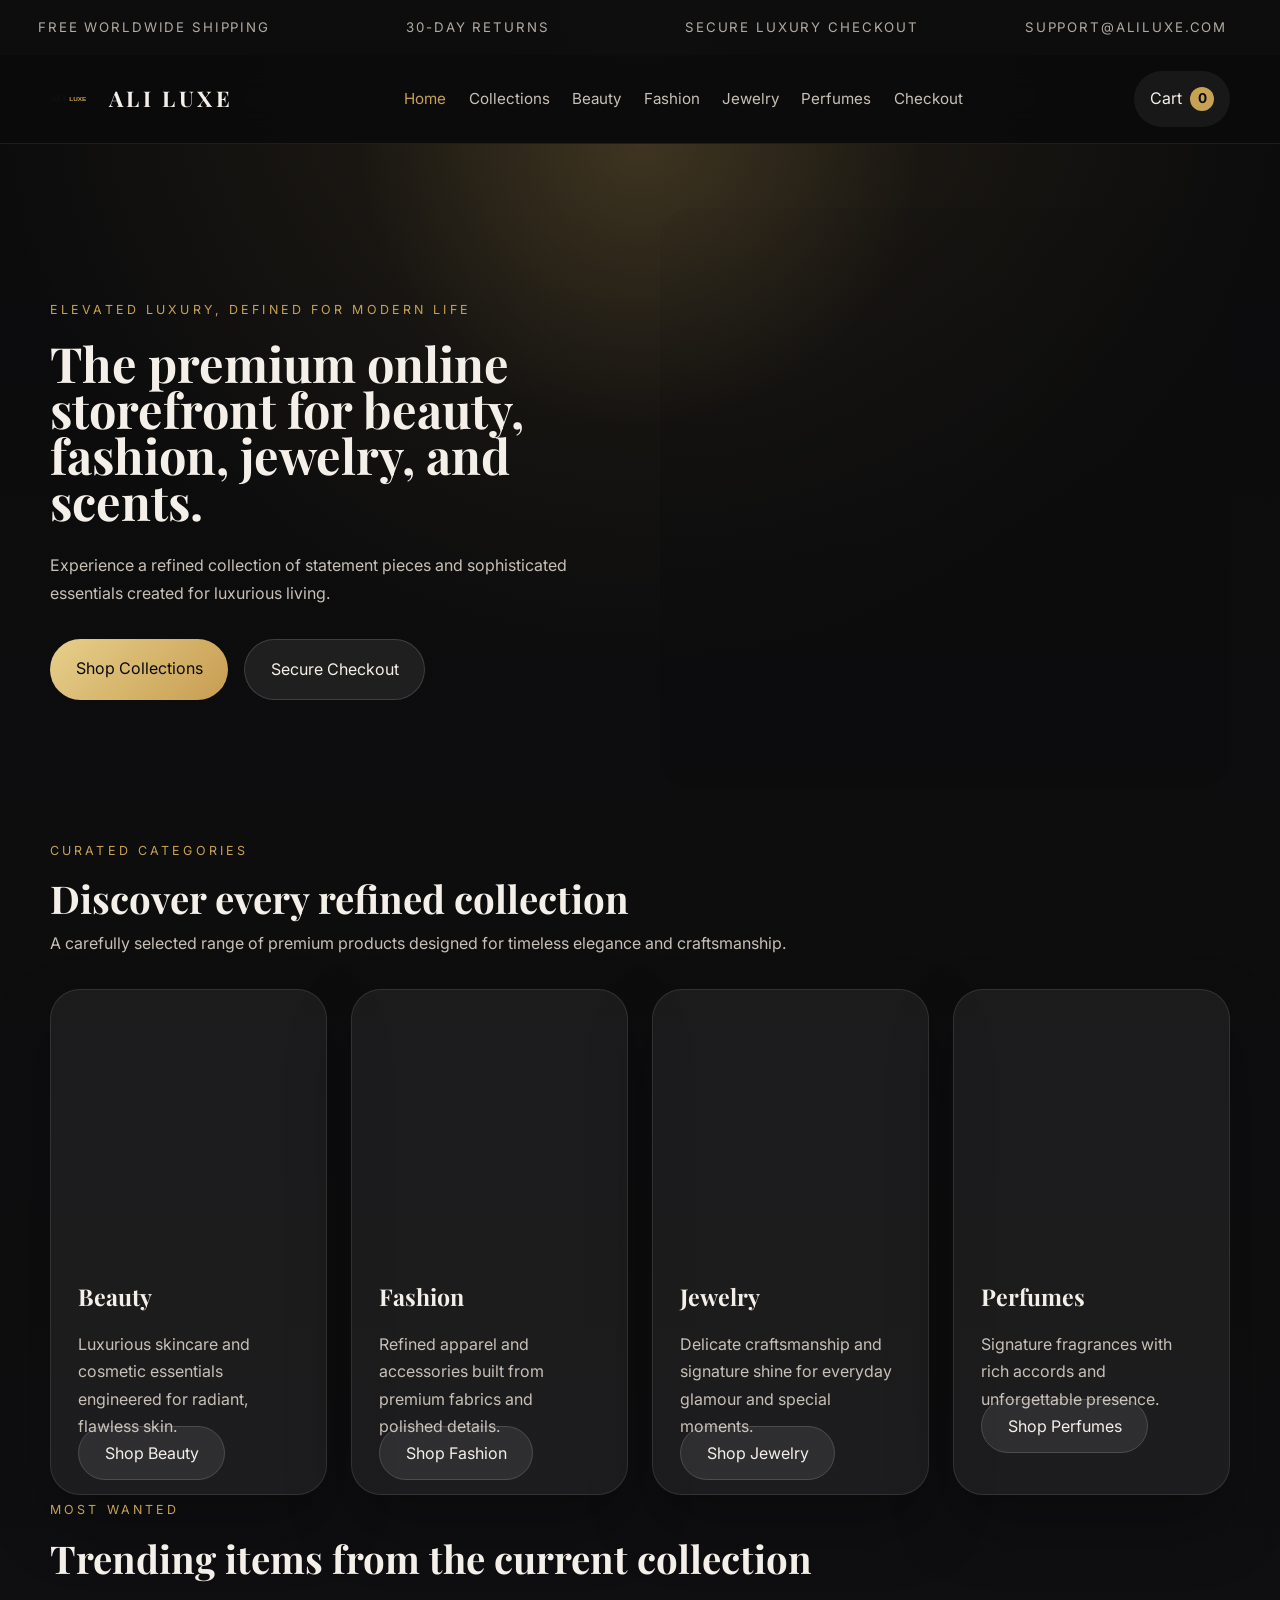
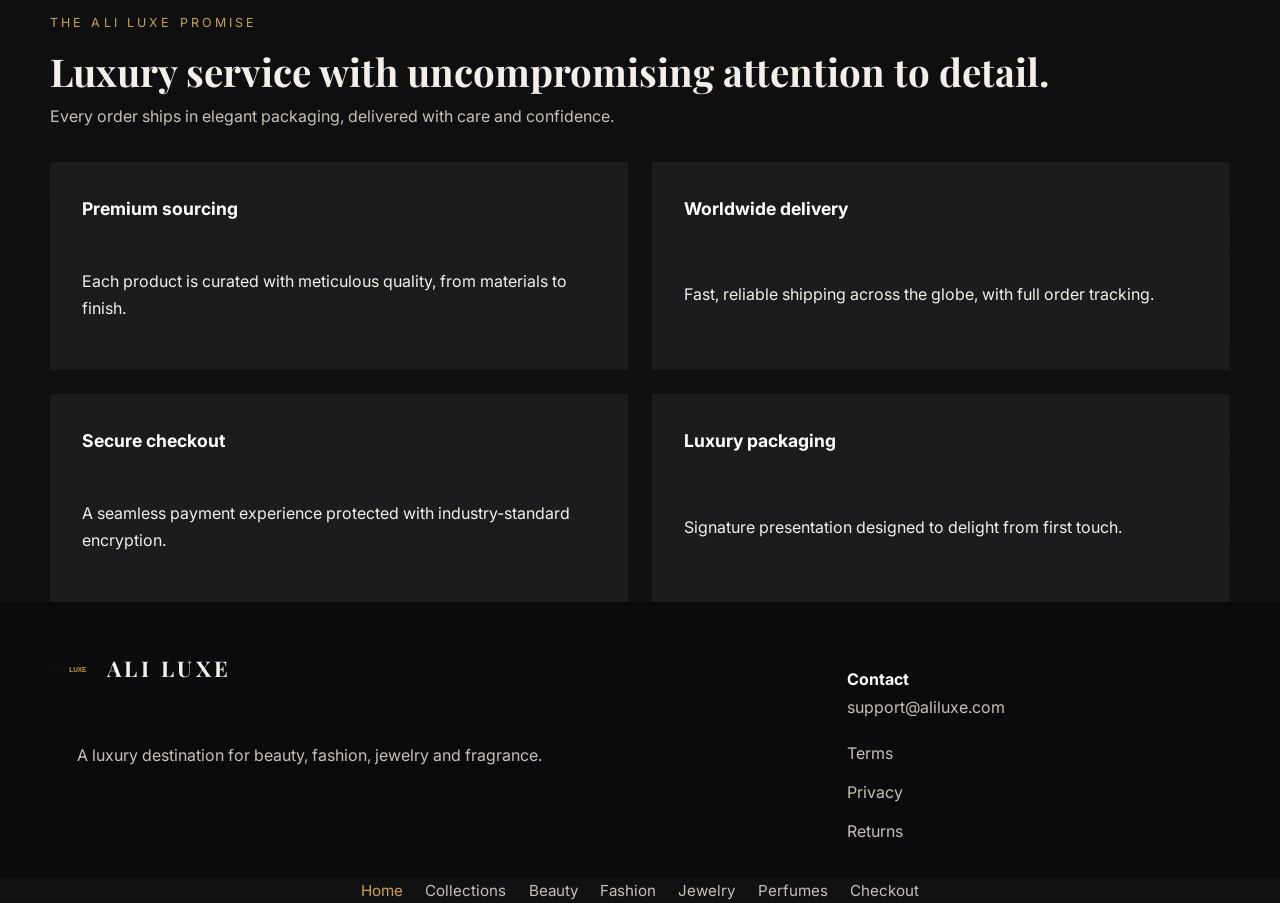
<file: index.html>
<!DOCTYPE html>
<html lang="en">
  <head>
    <meta charset="UTF-8" />
    <meta name="viewport" content="width=device-width, initial-scale=1.0" />
    <title>ALI LUXE | Modern Luxury Storefront</title>
    <link rel="preconnect" href="https://fonts.googleapis.com" />
    <link rel="preconnect" href="https://fonts.gstatic.com" crossorigin />
    <link
      href="https://fonts.googleapis.com/css2?family=Inter:wght@400;500;600;700&family=Playfair+Display:wght@600;700;800&display=swap"
      rel="stylesheet"
    />
    <link rel="stylesheet" href="styles.css" />
  </head>
  <body data-page="home">
    <div class="announcement-bar">
      <div class="announcement-item">Free Worldwide Shipping</div>
      <div class="announcement-item">30-Day Returns</div>
      <div class="announcement-item">Secure Luxury Checkout</div>
      <div class="announcement-item">support@aliluxe.com</div>
    </div>

    <header class="site-header">
      <div class="container header-inner">
        <a class="brand-logo" href="index.html">
          <img class="brand-icon" src="assets/logo.svg" alt="ALI LUXE logo" />
          <span>ALI LUXE</span>
        </a>
        <nav class="main-nav" aria-label="Primary navigation">
          <a href="index.html">Home</a>
          <a href="all-products.html">Collections</a>
          <a href="beauty.html">Beauty</a>
          <a href="fashion.html">Fashion</a>
          <a href="jewelry.html">Jewelry</a>
          <a href="perfumes.html">Perfumes</a>
          <a href="checkout.html">Checkout</a>
        </nav>
        <div class="header-actions">
          <button class="cart-toggle" id="cartToggle" aria-label="Open cart">
            Cart <span class="cart-count" id="cartCount">0</span>
          </button>
          <button class="menu-toggle" id="menuToggle" aria-label="Open menu">Menu</button>
        </div>
      </div>
    </header>

    <aside class="cart-panel" id="cartPanel" aria-label="Shopping cart panel">
      <div class="cart-panel-header">
        <div>
          <h2>Shopping Cart</h2>
          <p class="section-copy">Review your selection before checkout.</p>
        </div>
        <button class="cart-panel-close" id="cartClose" aria-label="Close cart">×</button>
      </div>
      <div class="cart-items" id="cartItems"></div>
      <div class="cart-panel-footer">
        <div class="cart-total">
          <span class="cart-total-label">Subtotal</span>
          <span class="cart-total-value" id="cartSubTotal">$0.00</span>
        </div>
        <a class="button button-primary" href="checkout.html">Proceed to Checkout</a>
      </div>
    </aside>

    <main>
      <section class="hero-section">
        <div class="container hero-inner">
          <div class="hero-copy">
            <span class="eyebrow">Elevated luxury, defined for modern life</span>
            <h1>The premium online storefront for beauty, fashion, jewelry, and scents.</h1>
            <p>Experience a refined collection of statement pieces and sophisticated essentials created for luxurious living.</p>
            <div class="hero-actions">
              <a class="button button-primary" href="all-products.html">Shop Collections</a>
              <a class="button button-secondary" href="checkout.html">Secure Checkout</a>
            </div>
          </div>
          <div class="hero-media" aria-hidden="true"></div>
        </div>
      </section>

      <section class="container">
        <div class="section-heading">
          <span class="eyebrow">Curated categories</span>
          <h2>Discover every refined collection</h2>
          <p class="section-subtitle">A carefully selected range of premium products designed for timeless elegance and craftsmanship.</p>
        </div>
        <div class="category-grid">
          <article class="category-card">
            <div class="category-image" style="background-image:url('https://images.unsplash.com/photo-1512418490979-92798cec0f6e?auto=format&fit=crop&w=1200&q=80')"></div>
            <div class="category-copy">
              <h3>Beauty</h3>
              <p>Luxurious skincare and cosmetic essentials engineered for radiant, flawless skin.</p>
              <a class="button button-secondary" href="beauty.html">Shop Beauty</a>
            </div>
          </article>
          <article class="category-card">
            <div class="category-image" style="background-image:url('https://images.unsplash.com/photo-1503341455253-b2e723bb3dbb?auto=format&fit=crop&w=1200&q=80')"></div>
            <div class="category-copy">
              <h3>Fashion</h3>
              <p>Refined apparel and accessories built from premium fabrics and polished details.</p>
              <a class="button button-secondary" href="fashion.html">Shop Fashion</a>
            </div>
          </article>
          <article class="category-card">
            <div class="category-image" style="background-image:url('https://images.unsplash.com/photo-1483985988355-763728e1935b?auto=format&fit=crop&w=1200&q=80')"></div>
            <div class="category-copy">
              <h3>Jewelry</h3>
              <p>Delicate craftsmanship and signature shine for everyday glamour and special moments.</p>
              <a class="button button-secondary" href="jewelry.html">Shop Jewelry</a>
            </div>
          </article>
          <article class="category-card">
            <div class="category-image" style="background-image:url('https://images.unsplash.com/photo-1517457373958-d6f2b0a1b7d0?auto=format&fit=crop&w=1200&q=80')"></div>
            <div class="category-copy">
              <h3>Perfumes</h3>
              <p>Signature fragrances with rich accords and unforgettable presence.</p>
              <a class="button button-secondary" href="perfumes.html">Shop Perfumes</a>
            </div>
          </article>
        </div>
      </section>

      <section class="container">
        <div class="section-heading">
          <span class="eyebrow">Most wanted</span>
          <h2>Trending items from the current collection</h2>
        </div>
        <div class="product-grid" id="productGrid"></div>
      </section>

      <section class="container">
        <div class="section-heading">
          <span class="eyebrow">The ALI LUXE promise</span>
          <h2>Luxury service with uncompromising attention to detail.</h2>
          <p class="section-subtitle">Every order ships in elegant packaging, delivered with care and confidence.</p>
        </div>
        <div class="benefit-grid">
          <article class="benefit-card">
            <strong>Premium sourcing</strong>
            <p>Each product is curated with meticulous quality, from materials to finish.</p>
          </article>
          <article class="benefit-card">
            <strong>Worldwide delivery</strong>
            <p>Fast, reliable shipping across the globe, with full order tracking.</p>
          </article>
          <article class="benefit-card">
            <strong>Secure checkout</strong>
            <p>A seamless payment experience protected with industry-standard encryption.</p>
          </article>
          <article class="benefit-card">
            <strong>Luxury packaging</strong>
            <p>Signature presentation designed to delight from first touch.</p>
          </article>
        </div>
      </section>
    </main>

    <footer class="footer">
      <div class="container footer-inner">
        <div>
          <a class="footer-logo" href="index.html">
            <img class="brand-icon" src="assets/logo.svg" alt="ALI LUXE logo" />
            <span>ALI LUXE</span>
          </a>
          <p class="footer-copy">A luxury destination for beauty, fashion, jewelry and fragrance.</p>
        </div>
        <div>
          <p class="footer-contact"><strong>Contact</strong><br />support@aliluxe.com</p>
          <ul class="footer-list">
            <li><a href="#">Terms</a></li>
            <li><a href="#">Privacy</a></li>
            <li><a href="#">Returns</a></li>
          </ul>
        </div>
      </div>
    </footer>

    <div class="mobile-menu" id="mobileMenu" aria-hidden="true">
      <div class="container">
        <button class="menu-toggle" id="mobileClose" aria-label="Close menu">Close</button>
        <nav class="main-nav">
          <a href="index.html">Home</a>
          <a href="all-products.html">Collections</a>
          <a href="beauty.html">Beauty</a>
          <a href="fashion.html">Fashion</a>
          <a href="jewelry.html">Jewelry</a>
          <a href="perfumes.html">Perfumes</a>
          <a href="checkout.html">Checkout</a>
        </nav>
      </div>
    </div>

    <script src="script.js"></script>
  </body>
</html>
</file>
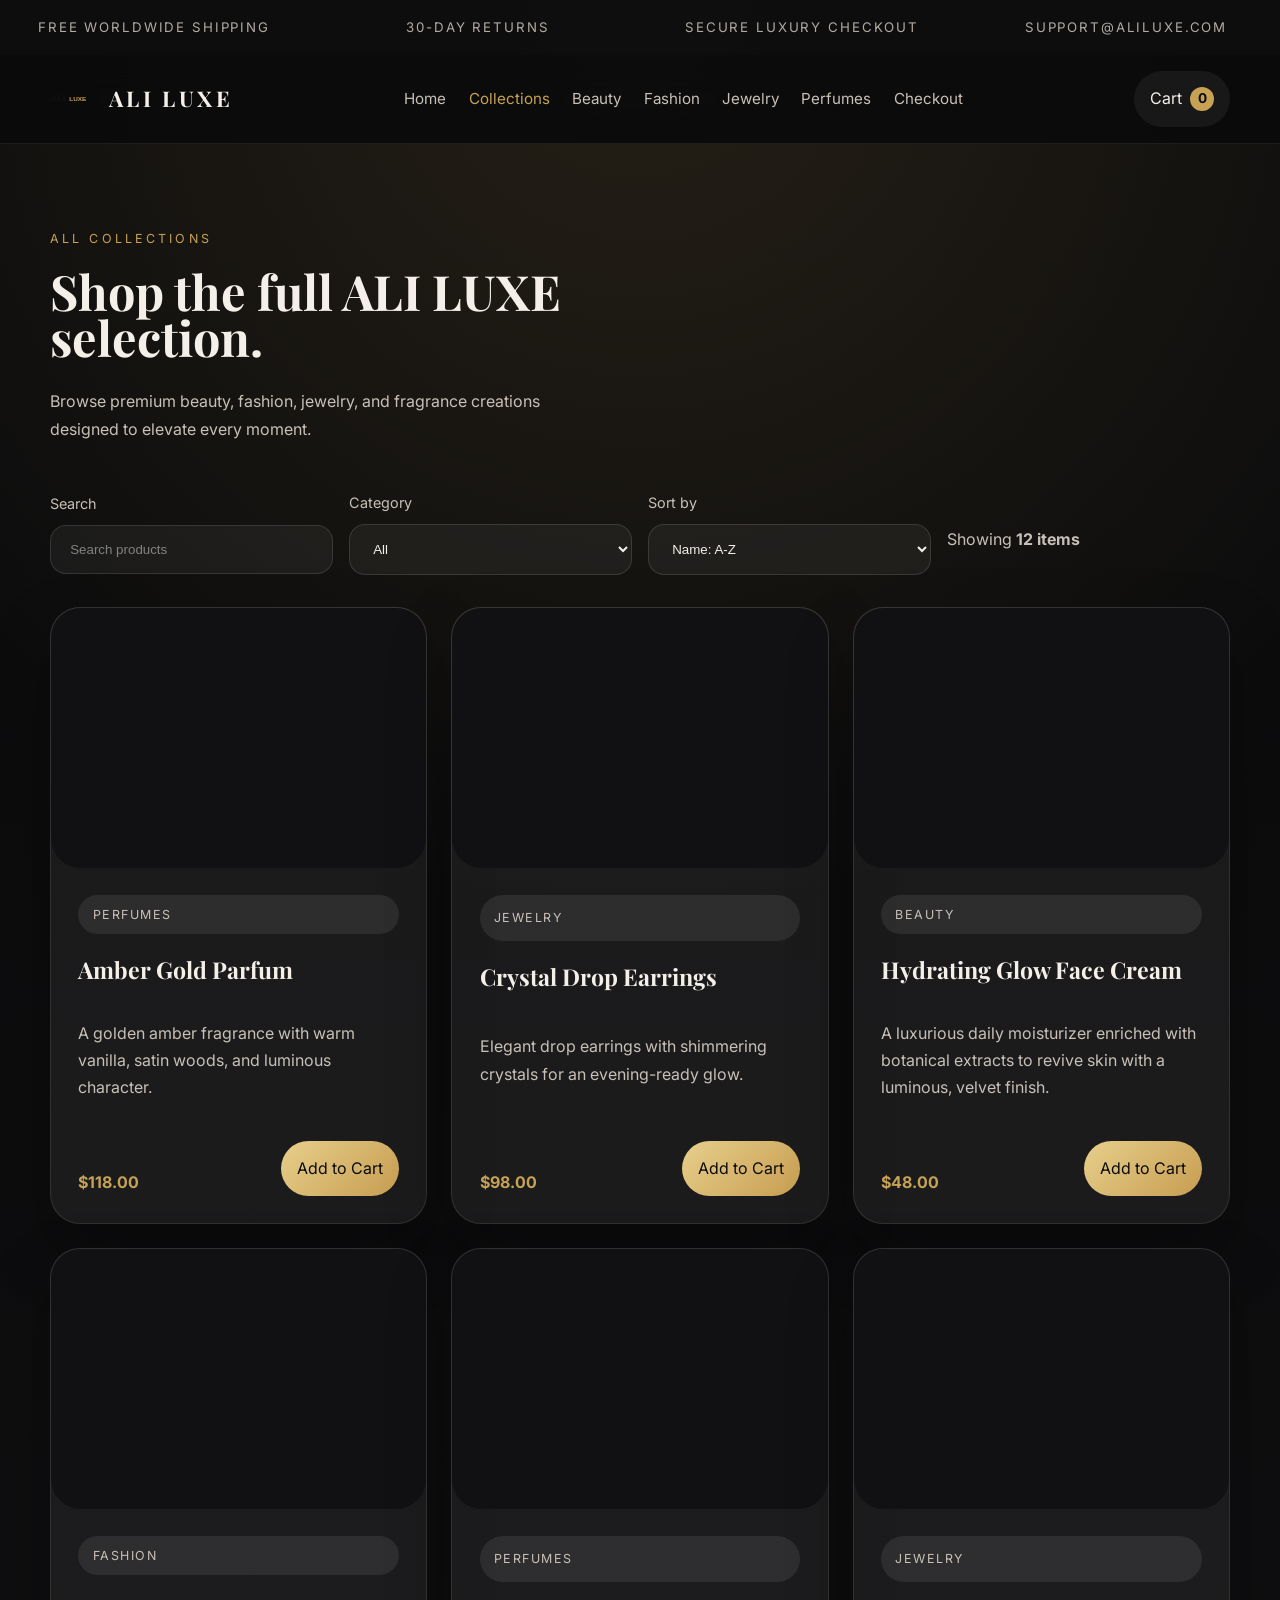
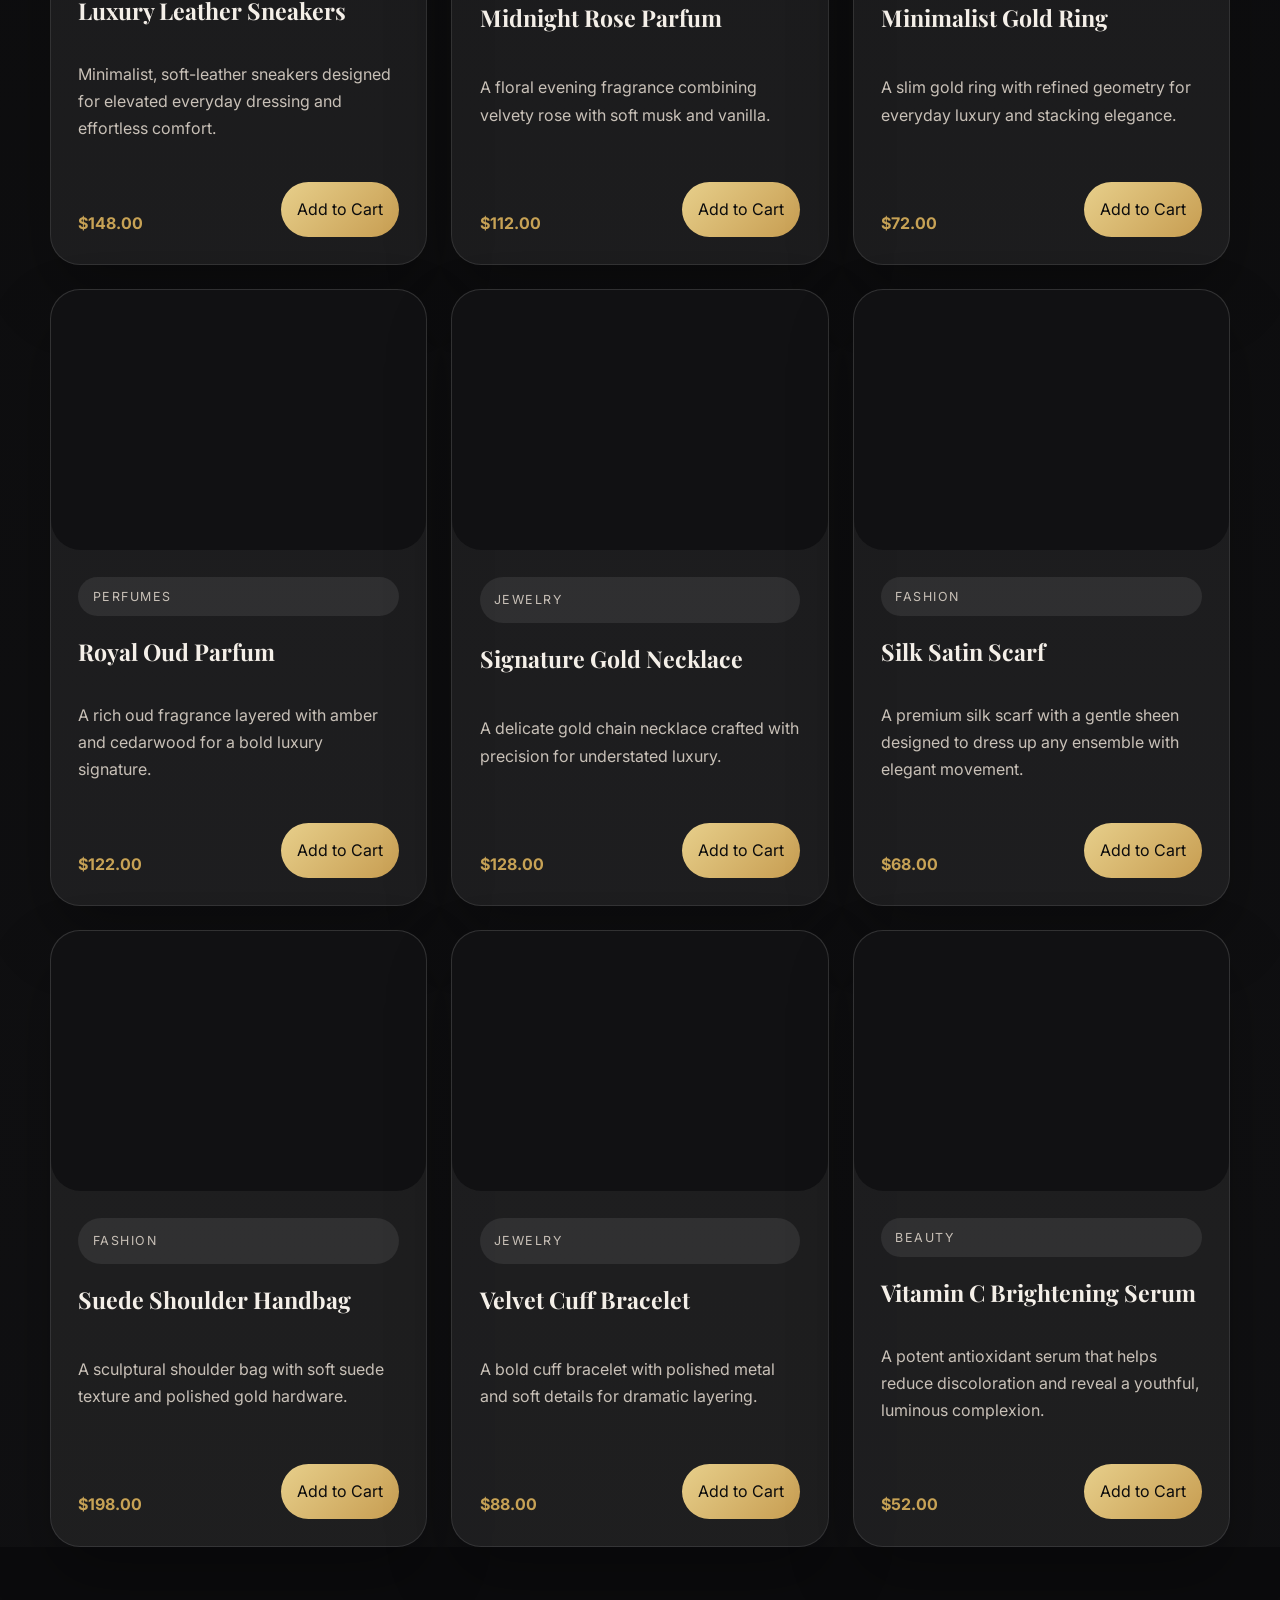
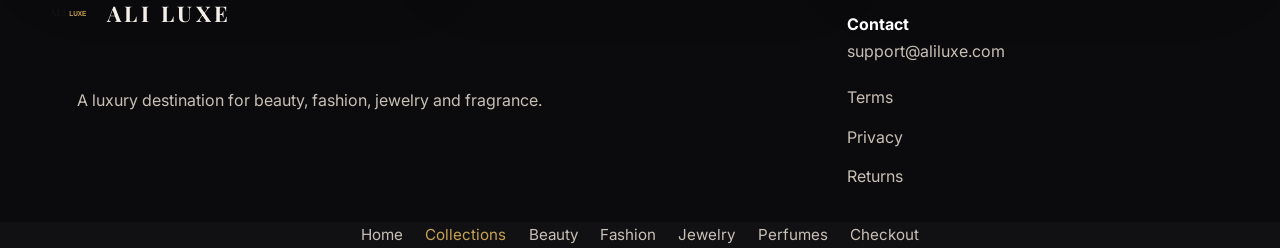
<file: all-products.html>
<!DOCTYPE html>
<html lang="en">
  <head>
    <meta charset="UTF-8" />
    <meta name="viewport" content="width=device-width, initial-scale=1.0" />
    <title>All Products | ALI LUXE</title>
    <link rel="preconnect" href="https://fonts.googleapis.com" />
    <link rel="preconnect" href="https://fonts.gstatic.com" crossorigin />
    <link
      href="https://fonts.googleapis.com/css2?family=Inter:wght@400;500;600;700&family=Playfair+Display:wght@600;700;800&display=swap"
      rel="stylesheet"
    />
    <link rel="stylesheet" href="styles.css" />
  </head>
  <body data-page="all-products">
    <div class="announcement-bar">
      <div class="announcement-item">Free Worldwide Shipping</div>
      <div class="announcement-item">30-Day Returns</div>
      <div class="announcement-item">Secure Luxury Checkout</div>
      <div class="announcement-item">support@aliluxe.com</div>
    </div>

    <header class="site-header">
      <div class="container header-inner">
        <a class="brand-logo" href="index.html">
          <img class="brand-icon" src="assets/logo.svg" alt="ALI LUXE logo" />
          <span>ALI LUXE</span>
        </a>
        <nav class="main-nav" aria-label="Primary navigation">
          <a href="index.html">Home</a>
          <a href="all-products.html">Collections</a>
          <a href="beauty.html">Beauty</a>
          <a href="fashion.html">Fashion</a>
          <a href="jewelry.html">Jewelry</a>
          <a href="perfumes.html">Perfumes</a>
          <a href="checkout.html">Checkout</a>
        </nav>
        <div class="header-actions">
          <button class="cart-toggle" id="cartToggle" aria-label="Open cart">
            Cart <span class="cart-count" id="cartCount">0</span>
          </button>
          <button class="menu-toggle" id="menuToggle" aria-label="Open menu">Menu</button>
        </div>
      </div>
    </header>

    <aside class="cart-panel" id="cartPanel" aria-label="Shopping cart panel">
      <div class="cart-panel-header">
        <div>
          <h2>Shopping Cart</h2>
          <p class="section-copy">Review your selection before checkout.</p>
        </div>
        <button class="cart-panel-close" id="cartClose" aria-label="Close cart">×</button>
      </div>
      <div class="cart-items" id="cartItems"></div>
      <div class="cart-panel-footer">
        <div class="cart-total">
          <span class="cart-total-label">Subtotal</span>
          <span class="cart-total-value" id="cartSubTotal">$0.00</span>
        </div>
        <a class="button button-primary" href="checkout.html">Proceed to Checkout</a>
      </div>
    </aside>

    <main>
      <section class="collection-hero">
        <div class="container collection-hero-inner">
          <div class="page-copy">
            <span class="eyebrow">All Collections</span>
            <h1>Shop the full ALI LUXE selection.</h1>
            <p>Browse premium beauty, fashion, jewelry, and fragrance creations designed to elevate every moment.</p>
          </div>
        </div>
      </section>

      <section class="container">
        <div class="filter-panel">
          <div>
            <label for="productSearch">Search</label>
            <input id="productSearch" type="search" placeholder="Search products" />
          </div>
          <div>
            <label for="productCategory">Category</label>
            <select id="productCategory"></select>
          </div>
          <div>
            <label for="productSort">Sort by</label>
            <select id="productSort">
              <option value="name-asc">Name: A-Z</option>
              <option value="price-asc">Price: Low to High</option>
              <option value="price-desc">Price: High to Low</option>
            </select>
          </div>
          <div>
            <p class="section-copy">Showing <strong id="productCount"></strong></p>
          </div>
        </div>

        <div class="product-grid" id="productGrid"></div>
      </section>
    </main>

    <footer class="footer">
      <div class="container footer-inner">
        <div>
          <a class="footer-logo" href="index.html">
            <img class="brand-icon" src="assets/logo.svg" alt="ALI LUXE logo" />
            <span>ALI LUXE</span>
          </a>
          <p class="footer-copy">A luxury destination for beauty, fashion, jewelry and fragrance.</p>
        </div>
        <div>
          <p class="footer-contact"><strong>Contact</strong><br />support@aliluxe.com</p>
          <ul class="footer-list">
            <li><a href="#">Terms</a></li>
            <li><a href="#">Privacy</a></li>
            <li><a href="#">Returns</a></li>
          </ul>
        </div>
      </div>
    </footer>

    <div class="mobile-menu" id="mobileMenu" aria-hidden="true">
      <div class="container">
        <button class="menu-toggle" id="mobileClose" aria-label="Close menu">Close</button>
        <nav class="main-nav">
          <a href="index.html">Home</a>
          <a href="all-products.html">Collections</a>
          <a href="beauty.html">Beauty</a>
          <a href="fashion.html">Fashion</a>
          <a href="jewelry.html">Jewelry</a>
          <a href="perfumes.html">Perfumes</a>
          <a href="checkout.html">Checkout</a>
        </nav>
      </div>
    </div>

    <script src="script.js"></script>
  </body>
</html>
</file>
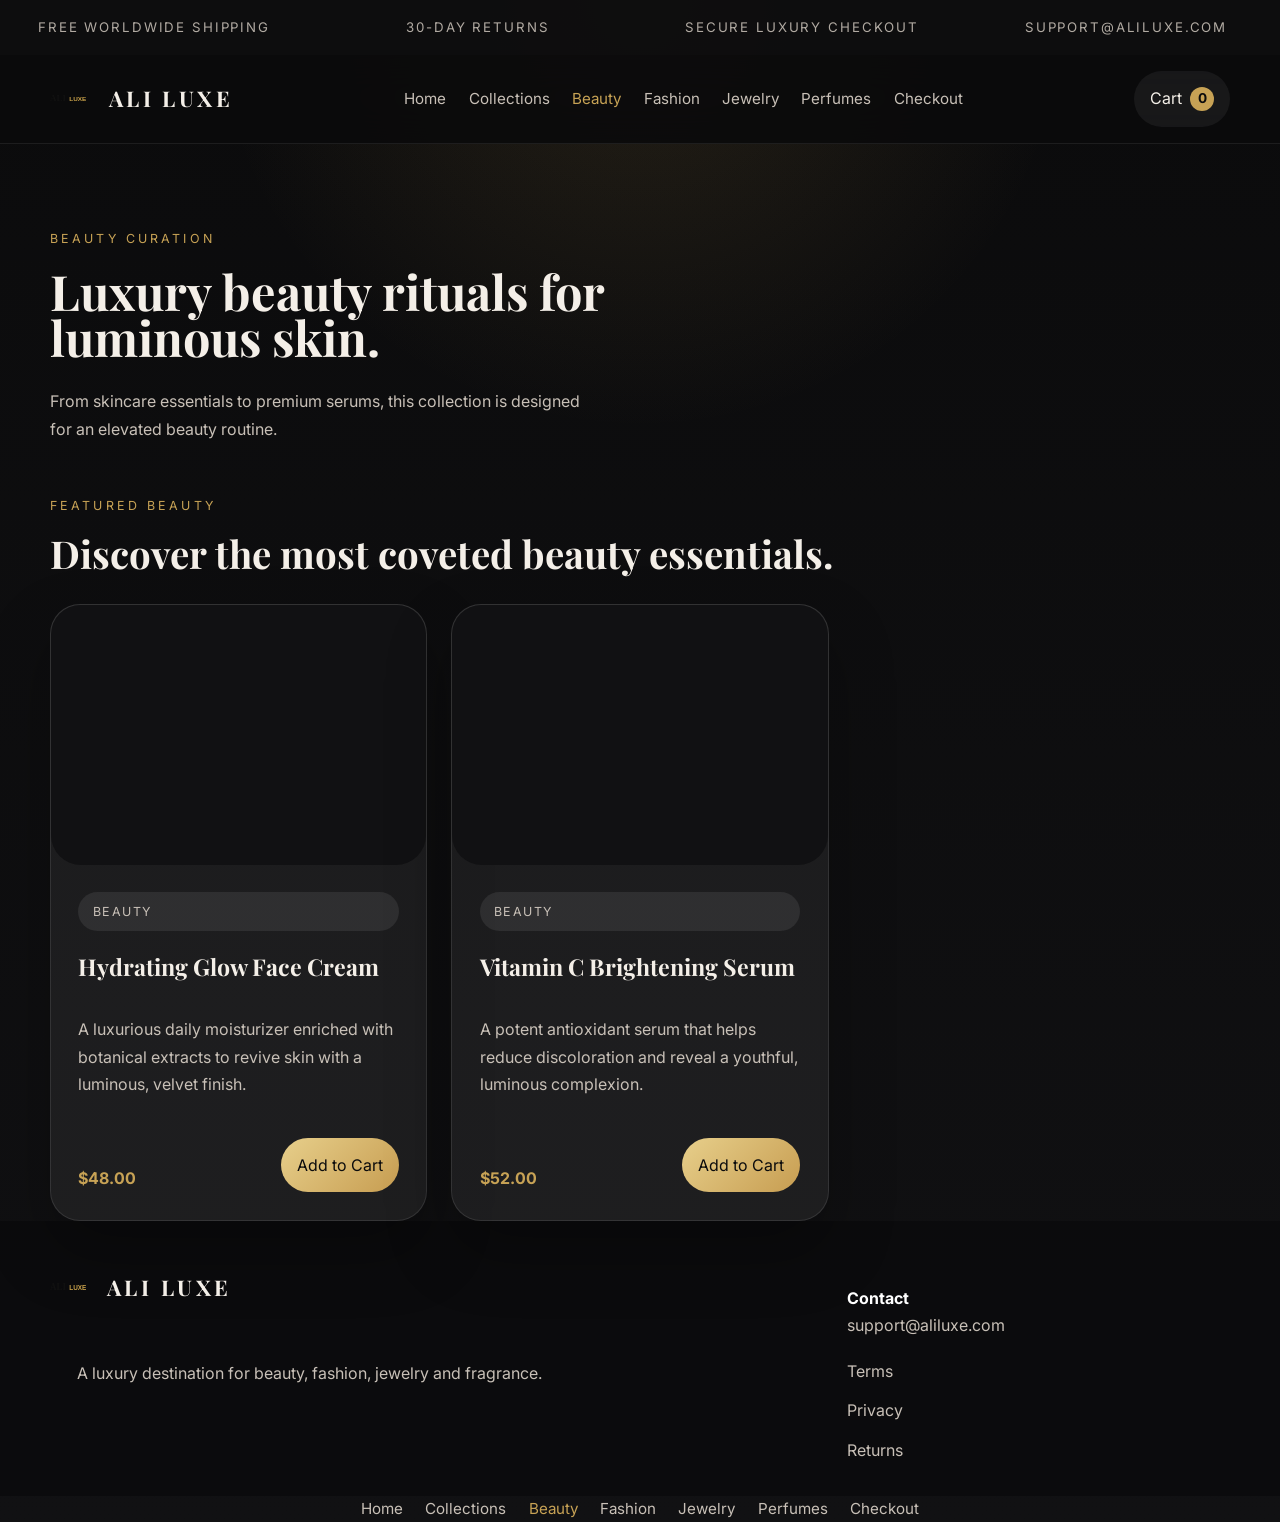
<file: beauty.html>
<!DOCTYPE html>
<html lang="en">
  <head>
    <meta charset="UTF-8" />
    <meta name="viewport" content="width=device-width, initial-scale=1.0" />
    <title>Beauty | ALI LUXE</title>
    <link rel="preconnect" href="https://fonts.googleapis.com" />
    <link rel="preconnect" href="https://fonts.gstatic.com" crossorigin />
    <link
      href="https://fonts.googleapis.com/css2?family=Inter:wght@400;500;600;700&family=Playfair+Display:wght@600;700;800&display=swap"
      rel="stylesheet"
    />
    <link rel="stylesheet" href="styles.css" />
  </head>
  <body data-page="beauty">
    <div class="announcement-bar">
      <div class="announcement-item">Free Worldwide Shipping</div>
      <div class="announcement-item">30-Day Returns</div>
      <div class="announcement-item">Secure Luxury Checkout</div>
      <div class="announcement-item">support@aliluxe.com</div>
    </div>

    <header class="site-header">
      <div class="container header-inner">
        <a class="brand-logo" href="index.html">
          <img class="brand-icon" src="assets/logo.svg" alt="ALI LUXE logo" />
          <span>ALI LUXE</span>
        </a>
        <nav class="main-nav" aria-label="Primary navigation">
          <a href="index.html">Home</a>
          <a href="all-products.html">Collections</a>
          <a href="beauty.html">Beauty</a>
          <a href="fashion.html">Fashion</a>
          <a href="jewelry.html">Jewelry</a>
          <a href="perfumes.html">Perfumes</a>
          <a href="checkout.html">Checkout</a>
        </nav>
        <div class="header-actions">
          <button class="cart-toggle" id="cartToggle" aria-label="Open cart">
            Cart <span class="cart-count" id="cartCount">0</span>
          </button>
          <button class="menu-toggle" id="menuToggle" aria-label="Open menu">Menu</button>
        </div>
      </div>
    </header>

    <aside class="cart-panel" id="cartPanel" aria-label="Shopping cart panel">
      <div class="cart-panel-header">
        <div>
          <h2>Shopping Cart</h2>
          <p class="section-copy">Review your selection before checkout.</p>
        </div>
        <button class="cart-panel-close" id="cartClose" aria-label="Close cart">×</button>
      </div>
      <div class="cart-items" id="cartItems"></div>
      <div class="cart-panel-footer">
        <div class="cart-total">
          <span class="cart-total-label">Subtotal</span>
          <span class="cart-total-value" id="cartSubTotal">$0.00</span>
        </div>
        <a class="button button-primary" href="checkout.html">Proceed to Checkout</a>
      </div>
    </aside>

    <main>
      <section class="collection-hero" style="background-image:url('https://images.unsplash.com/photo-1522335789203-aabd1fc54bc9?auto=format&fit=crop&w=1600&q=80'); background-size: cover; background-position: center;">
        <div class="container collection-hero-inner">
          <div class="page-copy">
            <span class="eyebrow">Beauty curation</span>
            <h1>Luxury beauty rituals for luminous skin.</h1>
            <p>From skincare essentials to premium serums, this collection is designed for an elevated beauty routine.</p>
          </div>
        </div>
      </section>

      <section class="container">
        <div class="section-heading">
          <span class="eyebrow">Featured beauty</span>
          <h2>Discover the most coveted beauty essentials.</h2>
        </div>
        <div class="product-grid" id="categoryProducts"></div>
      </section>
    </main>

    <footer class="footer">
      <div class="container footer-inner">
        <div>
          <a class="footer-logo" href="index.html">
            <img class="brand-icon" src="assets/logo.svg" alt="ALI LUXE logo" />
            <span>ALI LUXE</span>
          </a>
          <p class="footer-copy">A luxury destination for beauty, fashion, jewelry and fragrance.</p>
        </div>
        <div>
          <p class="footer-contact"><strong>Contact</strong><br />support@aliluxe.com</p>
          <ul class="footer-list">
            <li><a href="#">Terms</a></li>
            <li><a href="#">Privacy</a></li>
            <li><a href="#">Returns</a></li>
          </ul>
        </div>
      </div>
    </footer>

    <div class="mobile-menu" id="mobileMenu" aria-hidden="true">
      <div class="container">
        <button class="menu-toggle" id="mobileClose" aria-label="Close menu">Close</button>
        <nav class="main-nav">
          <a href="index.html">Home</a>
          <a href="all-products.html">Collections</a>
          <a href="beauty.html">Beauty</a>
          <a href="fashion.html">Fashion</a>
          <a href="jewelry.html">Jewelry</a>
          <a href="perfumes.html">Perfumes</a>
          <a href="checkout.html">Checkout</a>
        </nav>
      </div>
    </div>

    <script src="script.js"></script>
  </body>
</html>
</file>
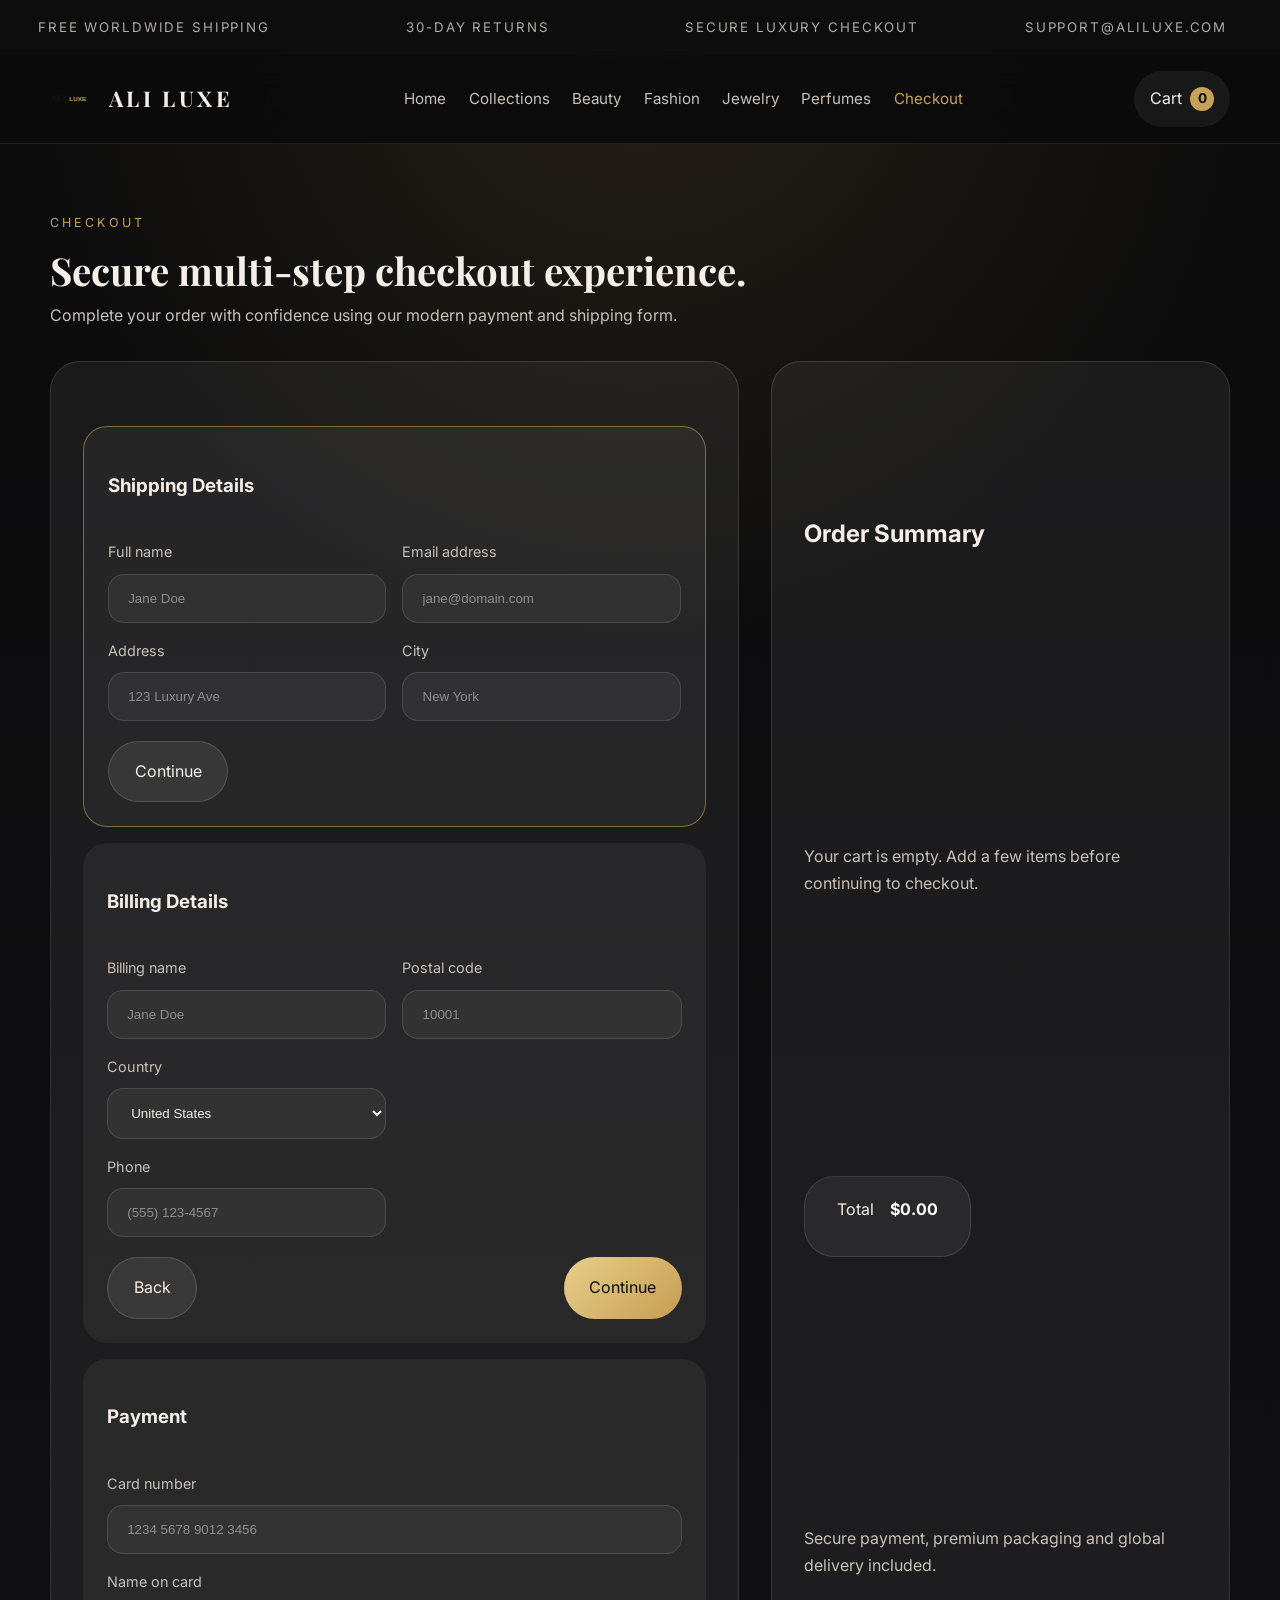
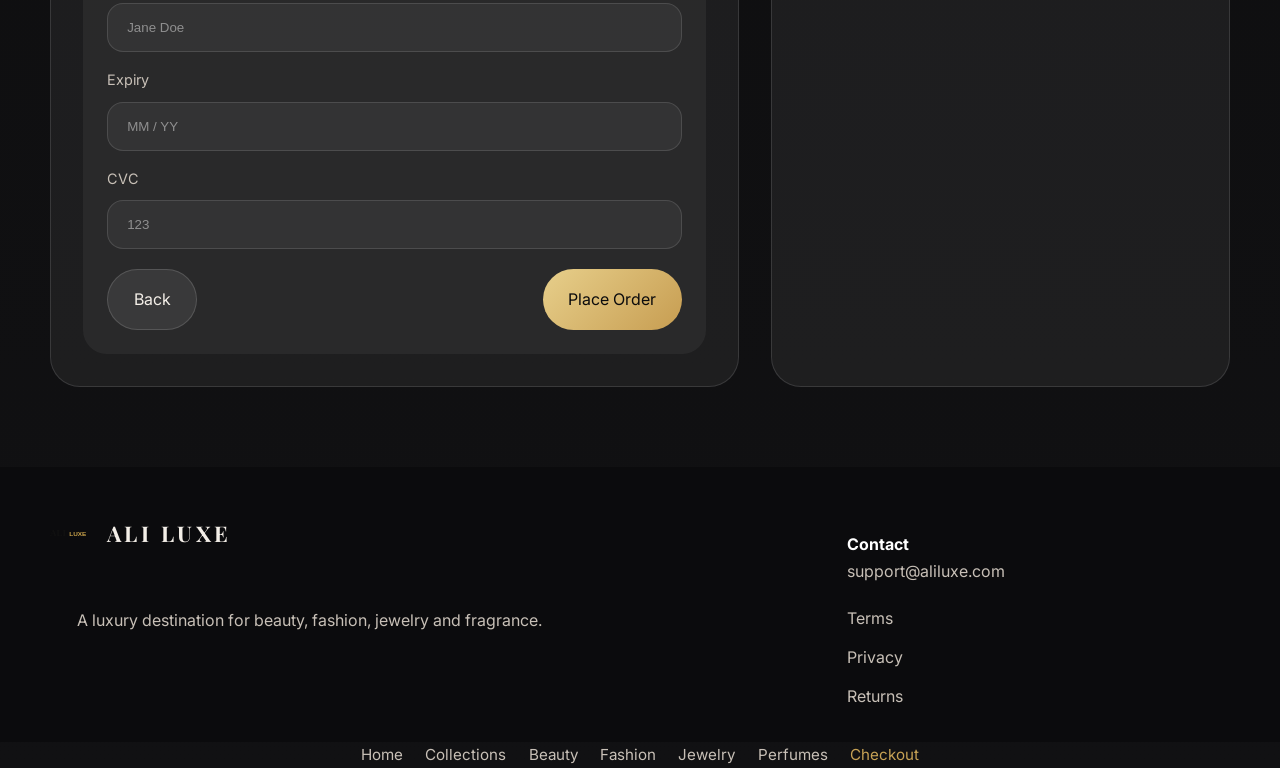
<file: checkout.html>
<!DOCTYPE html>
<html lang="en">
  <head>
    <meta charset="UTF-8" />
    <meta name="viewport" content="width=device-width, initial-scale=1.0" />
    <title>Checkout | ALI LUXE</title>
    <link rel="preconnect" href="https://fonts.googleapis.com" />
    <link rel="preconnect" href="https://fonts.gstatic.com" crossorigin />
    <link
      href="https://fonts.googleapis.com/css2?family=Inter:wght@400;500;600;700&family=Playfair+Display:wght@600;700;800&display=swap"
      rel="stylesheet"
    />
    <link rel="stylesheet" href="styles.css" />
  </head>
  <body data-page="checkout">
    <div class="announcement-bar">
      <div class="announcement-item">Free Worldwide Shipping</div>
      <div class="announcement-item">30-Day Returns</div>
      <div class="announcement-item">Secure Luxury Checkout</div>
      <div class="announcement-item">support@aliluxe.com</div>
    </div>

    <header class="site-header">
      <div class="container header-inner">
        <a class="brand-logo" href="index.html">
          <img class="brand-icon" src="assets/logo.svg" alt="ALI LUXE logo" />
          <span>ALI LUXE</span>
        </a>
        <nav class="main-nav" aria-label="Primary navigation">
          <a href="index.html">Home</a>
          <a href="all-products.html">Collections</a>
          <a href="beauty.html">Beauty</a>
          <a href="fashion.html">Fashion</a>
          <a href="jewelry.html">Jewelry</a>
          <a href="perfumes.html">Perfumes</a>
          <a href="checkout.html">Checkout</a>
        </nav>
        <div class="header-actions">
          <button class="cart-toggle" id="cartToggle" aria-label="Open cart">
            Cart <span class="cart-count" id="cartCount">0</span>
          </button>
          <button class="menu-toggle" id="menuToggle" aria-label="Open menu">Menu</button>
        </div>
      </div>
    </header>

    <aside class="cart-panel" id="cartPanel" aria-label="Shopping cart panel">
      <div class="cart-panel-header">
        <div>
          <h2>Shopping Cart</h2>
          <p class="section-copy">Review your selection before checkout.</p>
        </div>
        <button class="cart-panel-close" id="cartClose" aria-label="Close cart">×</button>
      </div>
      <div class="cart-items" id="cartItems"></div>
      <div class="cart-panel-footer">
        <div class="cart-total">
          <span class="cart-total-label">Subtotal</span>
          <span class="cart-total-value" id="cartSubTotal">$0.00</span>
        </div>
        <a class="button button-primary" href="checkout.html">Proceed to Checkout</a>
      </div>
    </aside>

    <main class="checkout-page">
      <div class="container">
        <div class="section-heading">
          <span class="eyebrow">Checkout</span>
          <h2>Secure multi-step checkout experience.</h2>
          <p class="section-subtitle">Complete your order with confidence using our modern payment and shipping form.</p>
        </div>

        <div class="checkout-layout">
          <section class="checkout-panel">
            <form class="checkout-form" id="checkoutForm">
              <div class="checkout-steps">
                <div class="checkout-step active">
                  <h3>Shipping Details</h3>
                  <div class="form-grid">
                    <div>
                      <label class="form-label" for="shippingName">Full name</label>
                      <input class="checkout-input" id="shippingName" type="text" required placeholder="Jane Doe" />
                    </div>
                    <div>
                      <label class="form-label" for="shippingEmail">Email address</label>
                      <input class="checkout-input" id="shippingEmail" type="email" required placeholder="jane@domain.com" />
                    </div>
                    <div>
                      <label class="form-label" for="shippingAddress">Address</label>
                      <input class="checkout-input" id="shippingAddress" type="text" required placeholder="123 Luxury Ave" />
                    </div>
                    <div>
                      <label class="form-label" for="shippingCity">City</label>
                      <input class="checkout-input" id="shippingCity" type="text" required placeholder="New York" />
                    </div>
                  </div>
                  <div class="step-controls">
                    <button class="button button-secondary step-button" type="button" data-next="1">Continue</button>
                  </div>
                </div>

                <div class="checkout-step">
                <h3>Billing Details</h3>
                <div class="form-grid">
                  <div>
                    <label class="form-label" for="billingName">Billing name</label>
                    <input class="checkout-input" id="billingName" type="text" required placeholder="Jane Doe" />
                  </div>
                  <div>
                    <label class="form-label" for="billingZip">Postal code</label>
                    <input class="checkout-input" id="billingZip" type="text" required placeholder="10001" />
                  </div>
                  <div class="form-grid full">
                    <div>
                      <label class="form-label" for="billingCountry">Country</label>
                      <select class="checkout-select" id="billingCountry" required>
                        <option>United States</option>
                        <option>United Kingdom</option>
                        <option>Canada</option>
                        <option>Australia</option>
                      </select>
                    </div>
                    <div>
                      <label class="form-label" for="billingPhone">Phone</label>
                      <input class="checkout-input" id="billingPhone" type="tel" placeholder="(555) 123-4567" />
                    </div>
                  </div>
                </div>
                <div class="step-controls">
                  <button class="button button-secondary step-button" type="button" data-prev="1">Back</button>
                  <button class="button button-primary step-button" type="button" data-next="2">Continue</button>
                </div>
              </div>

              <div class="checkout-step">
                <h3>Payment</h3>
                <div class="form-grid full">
                  <div>
                    <label class="form-label" for="cardNumber">Card number</label>
                    <input class="checkout-input" id="cardNumber" type="text" required placeholder="1234 5678 9012 3456" />
                  </div>
                  <div>
                    <label class="form-label" for="cardName">Name on card</label>
                    <input class="checkout-input" id="cardName" type="text" required placeholder="Jane Doe" />
                  </div>
                  <div>
                    <label class="form-label" for="expiryDate">Expiry</label>
                    <input class="checkout-input" id="expiryDate" type="text" required placeholder="MM / YY" />
                  </div>
                  <div>
                    <label class="form-label" for="cvcCode">CVC</label>
                    <input class="checkout-input" id="cvcCode" type="text" required placeholder="123" />
                  </div>
                </div>
                <div class="step-controls">
                  <button class="button button-secondary step-button" type="button" data-prev="2">Back</button>
                  <button class="button button-primary step-button" type="submit">Place Order</button>
                </div>
              </div>
            </div>
          </form>
          </section>

          <aside class="checkout-summary">
            <h2>Order Summary</h2>
            <div id="checkoutCartItems"></div>
            <div class="checkout-summary summary-total">
              <span>Total</span>
              <strong id="checkoutTotal">$0.00</strong>
            </div>
            <p class="section-copy">Secure payment, premium packaging and global delivery included.</p>
            <div id="orderComplete"></div>
          </aside>
        </div>
      </div>
    </main>

    <footer class="footer">
      <div class="container footer-inner">
        <div>
          <a class="footer-logo" href="index.html">
            <img class="brand-icon" src="assets/logo.svg" alt="ALI LUXE logo" />
            <span>ALI LUXE</span>
          </a>
          <p class="footer-copy">A luxury destination for beauty, fashion, jewelry and fragrance.</p>
        </div>
        <div>
          <p class="footer-contact"><strong>Contact</strong><br />support@aliluxe.com</p>
          <ul class="footer-list">
            <li><a href="#">Terms</a></li>
            <li><a href="#">Privacy</a></li>
            <li><a href="#">Returns</a></li>
          </ul>
        </div>
      </div>
    </footer>

    <div class="mobile-menu" id="mobileMenu" aria-hidden="true">
      <div class="container">
        <button class="menu-toggle" id="mobileClose" aria-label="Close menu">Close</button>
        <nav class="main-nav">
          <a href="index.html">Home</a>
          <a href="all-products.html">Collections</a>
          <a href="beauty.html">Beauty</a>
          <a href="fashion.html">Fashion</a>
          <a href="jewelry.html">Jewelry</a>
          <a href="perfumes.html">Perfumes</a>
          <a href="checkout.html">Checkout</a>
        </nav>
      </div>
    </div>

    <script src="script.js"></script>
  </body>
</html>
</file>
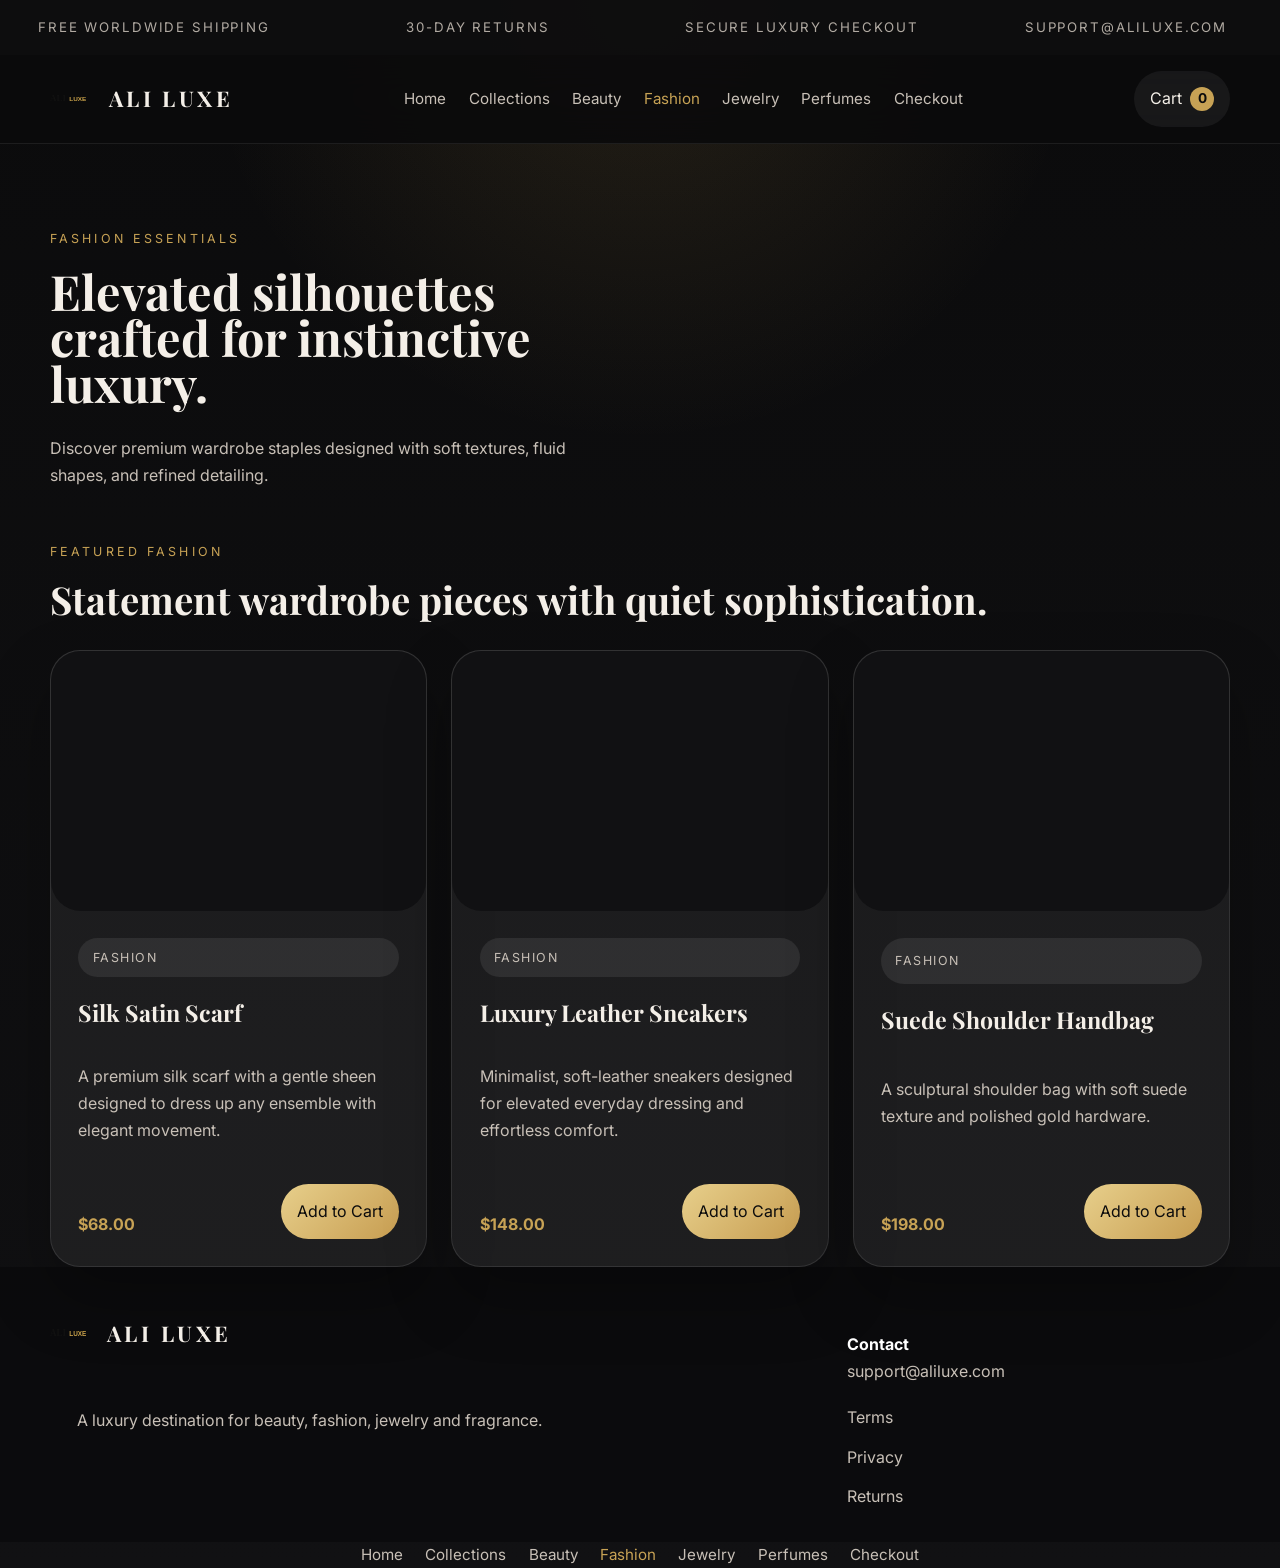
<file: fashion.html>
<!DOCTYPE html>
<html lang="en">
  <head>
    <meta charset="UTF-8" />
    <meta name="viewport" content="width=device-width, initial-scale=1.0" />
    <title>Fashion | ALI LUXE</title>
    <link rel="preconnect" href="https://fonts.googleapis.com" />
    <link rel="preconnect" href="https://fonts.gstatic.com" crossorigin />
    <link
      href="https://fonts.googleapis.com/css2?family=Inter:wght@400;500;600;700&family=Playfair+Display:wght@600;700;800&display=swap"
      rel="stylesheet"
    />
    <link rel="stylesheet" href="styles.css" />
  </head>
  <body data-page="fashion">
    <div class="announcement-bar">
      <div class="announcement-item">Free Worldwide Shipping</div>
      <div class="announcement-item">30-Day Returns</div>
      <div class="announcement-item">Secure Luxury Checkout</div>
      <div class="announcement-item">support@aliluxe.com</div>
    </div>

    <header class="site-header">
      <div class="container header-inner">
        <a class="brand-logo" href="index.html">
          <img class="brand-icon" src="assets/logo.svg" alt="ALI LUXE logo" />
          <span>ALI LUXE</span>
        </a>
        <nav class="main-nav" aria-label="Primary navigation">
          <a href="index.html">Home</a>
          <a href="all-products.html">Collections</a>
          <a href="beauty.html">Beauty</a>
          <a href="fashion.html">Fashion</a>
          <a href="jewelry.html">Jewelry</a>
          <a href="perfumes.html">Perfumes</a>
          <a href="checkout.html">Checkout</a>
        </nav>
        <div class="header-actions">
          <button class="cart-toggle" id="cartToggle" aria-label="Open cart">
            Cart <span class="cart-count" id="cartCount">0</span>
          </button>
          <button class="menu-toggle" id="menuToggle" aria-label="Open menu">Menu</button>
        </div>
      </div>
    </header>

    <aside class="cart-panel" id="cartPanel" aria-label="Shopping cart panel">
      <div class="cart-panel-header">
        <div>
          <h2>Shopping Cart</h2>
          <p class="section-copy">Review your selection before checkout.</p>
        </div>
        <button class="cart-panel-close" id="cartClose" aria-label="Close cart">×</button>
      </div>
      <div class="cart-items" id="cartItems"></div>
      <div class="cart-panel-footer">
        <div class="cart-total">
          <span class="cart-total-label">Subtotal</span>
          <span class="cart-total-value" id="cartSubTotal">$0.00</span>
        </div>
        <a class="button button-primary" href="checkout.html">Proceed to Checkout</a>
      </div>
    </aside>

    <main>
      <section class="collection-hero" style="background-image:url('https://images.unsplash.com/photo-1495121605193-b116b5b9c5d8?auto=format&fit=crop&w=1600&q=80'); background-size: cover; background-position: center;">
        <div class="container collection-hero-inner">
          <div class="page-copy">
            <span class="eyebrow">Fashion essentials</span>
            <h1>Elevated silhouettes crafted for instinctive luxury.</h1>
            <p>Discover premium wardrobe staples designed with soft textures, fluid shapes, and refined detailing.</p>
          </div>
        </div>
      </section>

      <section class="container">
        <div class="section-heading">
          <span class="eyebrow">Featured fashion</span>
          <h2>Statement wardrobe pieces with quiet sophistication.</h2>
        </div>
        <div class="product-grid" id="categoryProducts"></div>
      </section>
    </main>

    <footer class="footer">
      <div class="container footer-inner">
        <div>
          <a class="footer-logo" href="index.html">
            <img class="brand-icon" src="assets/logo.svg" alt="ALI LUXE logo" />
            <span>ALI LUXE</span>
          </a>
          <p class="footer-copy">A luxury destination for beauty, fashion, jewelry and fragrance.</p>
        </div>
        <div>
          <p class="footer-contact"><strong>Contact</strong><br />support@aliluxe.com</p>
          <ul class="footer-list">
            <li><a href="#">Terms</a></li>
            <li><a href="#">Privacy</a></li>
            <li><a href="#">Returns</a></li>
          </ul>
        </div>
      </div>
    </footer>

    <div class="mobile-menu" id="mobileMenu" aria-hidden="true">
      <div class="container">
        <button class="menu-toggle" id="mobileClose" aria-label="Close menu">Close</button>
        <nav class="main-nav">
          <a href="index.html">Home</a>
          <a href="all-products.html">Collections</a>
          <a href="beauty.html">Beauty</a>
          <a href="fashion.html">Fashion</a>
          <a href="jewelry.html">Jewelry</a>
          <a href="perfumes.html">Perfumes</a>
          <a href="checkout.html">Checkout</a>
        </nav>
      </div>
    </div>

    <script src="script.js"></script>
  </body>
</html>
</file>
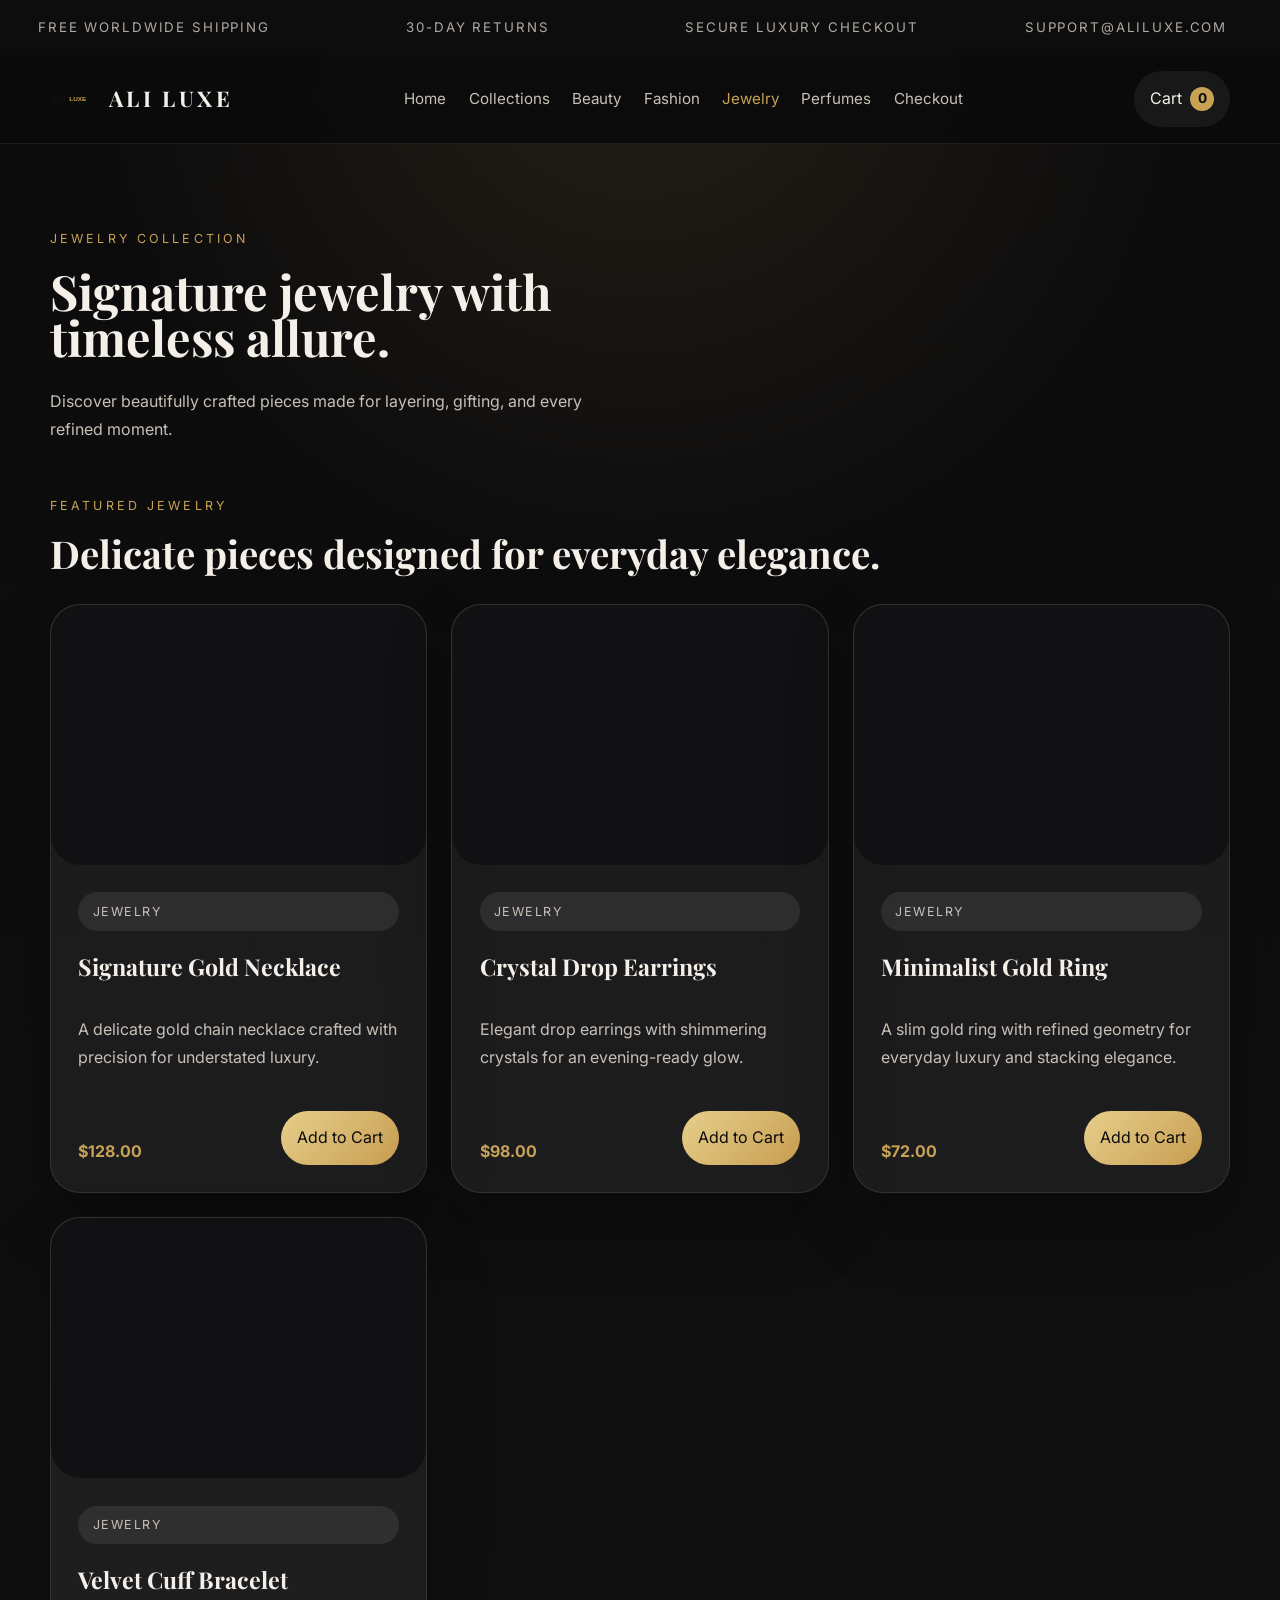
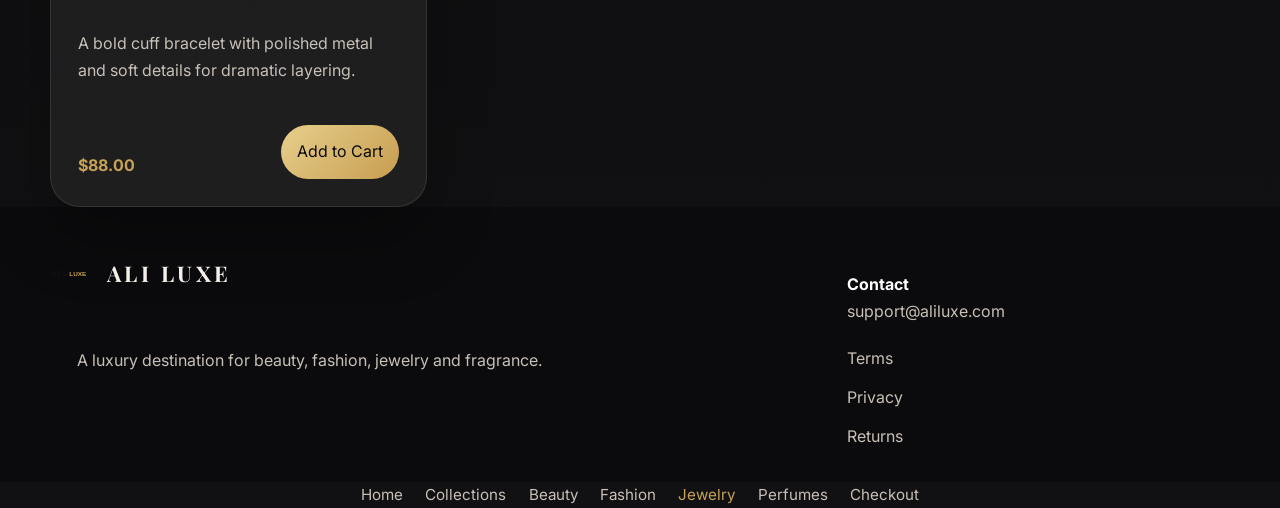
<file: jewelry.html>
<!DOCTYPE html>
<html lang="en">
  <head>
    <meta charset="UTF-8" />
    <meta name="viewport" content="width=device-width, initial-scale=1.0" />
    <title>Jewelry | ALI LUXE</title>
    <link rel="preconnect" href="https://fonts.googleapis.com" />
    <link rel="preconnect" href="https://fonts.gstatic.com" crossorigin />
    <link
      href="https://fonts.googleapis.com/css2?family=Inter:wght@400;500;600;700&family=Playfair+Display:wght@600;700;800&display=swap"
      rel="stylesheet"
    />
    <link rel="stylesheet" href="styles.css" />
  </head>
  <body data-page="jewelry">
    <div class="announcement-bar">
      <div class="announcement-item">Free Worldwide Shipping</div>
      <div class="announcement-item">30-Day Returns</div>
      <div class="announcement-item">Secure Luxury Checkout</div>
      <div class="announcement-item">support@aliluxe.com</div>
    </div>

    <header class="site-header">
      <div class="container header-inner">
        <a class="brand-logo" href="index.html">
          <img class="brand-icon" src="assets/logo.svg" alt="ALI LUXE logo" />
          <span>ALI LUXE</span>
        </a>
        <nav class="main-nav" aria-label="Primary navigation">
          <a href="index.html">Home</a>
          <a href="all-products.html">Collections</a>
          <a href="beauty.html">Beauty</a>
          <a href="fashion.html">Fashion</a>
          <a href="jewelry.html">Jewelry</a>
          <a href="perfumes.html">Perfumes</a>
          <a href="checkout.html">Checkout</a>
        </nav>
        <div class="header-actions">
          <button class="cart-toggle" id="cartToggle" aria-label="Open cart">
            Cart <span class="cart-count" id="cartCount">0</span>
          </button>
          <button class="menu-toggle" id="menuToggle" aria-label="Open menu">Menu</button>
        </div>
      </div>
    </header>

    <aside class="cart-panel" id="cartPanel" aria-label="Shopping cart panel">
      <div class="cart-panel-header">
        <div>
          <h2>Shopping Cart</h2>
          <p class="section-copy">Review your selection before checkout.</p>
        </div>
        <button class="cart-panel-close" id="cartClose" aria-label="Close cart">×</button>
      </div>
      <div class="cart-items" id="cartItems"></div>
      <div class="cart-panel-footer">
        <div class="cart-total">
          <span class="cart-total-label">Subtotal</span>
          <span class="cart-total-value" id="cartSubTotal">$0.00</span>
        </div>
        <a class="button button-primary" href="checkout.html">Proceed to Checkout</a>
      </div>
    </aside>

    <main>
      <section class="collection-hero" style="background-image:url('https://images.unsplash.com/photo-1512436991641-6745cdb1723f?auto=format&fit=crop&w=1600&q=80'); background-size: cover; background-position: center;">
        <div class="container collection-hero-inner">
          <div class="page-copy">
            <span class="eyebrow">Jewelry collection</span>
            <h1>Signature jewelry with timeless allure.</h1>
            <p>Discover beautifully crafted pieces made for layering, gifting, and every refined moment.</p>
          </div>
        </div>
      </section>

      <section class="container">
        <div class="section-heading">
          <span class="eyebrow">Featured jewelry</span>
          <h2>Delicate pieces designed for everyday elegance.</h2>
        </div>
        <div class="product-grid" id="categoryProducts"></div>
      </section>
    </main>

    <footer class="footer">
      <div class="container footer-inner">
        <div>
          <a class="footer-logo" href="index.html">
            <img class="brand-icon" src="assets/logo.svg" alt="ALI LUXE logo" />
            <span>ALI LUXE</span>
          </a>
          <p class="footer-copy">A luxury destination for beauty, fashion, jewelry and fragrance.</p>
        </div>
        <div>
          <p class="footer-contact"><strong>Contact</strong><br />support@aliluxe.com</p>
          <ul class="footer-list">
            <li><a href="#">Terms</a></li>
            <li><a href="#">Privacy</a></li>
            <li><a href="#">Returns</a></li>
          </ul>
        </div>
      </div>
    </footer>

    <div class="mobile-menu" id="mobileMenu" aria-hidden="true">
      <div class="container">
        <button class="menu-toggle" id="mobileClose" aria-label="Close menu">Close</button>
        <nav class="main-nav">
          <a href="index.html">Home</a>
          <a href="all-products.html">Collections</a>
          <a href="beauty.html">Beauty</a>
          <a href="fashion.html">Fashion</a>
          <a href="jewelry.html">Jewelry</a>
          <a href="perfumes.html">Perfumes</a>
          <a href="checkout.html">Checkout</a>
        </nav>
      </div>
    </div>

    <script src="script.js"></script>
  </body>
</html>
</file>
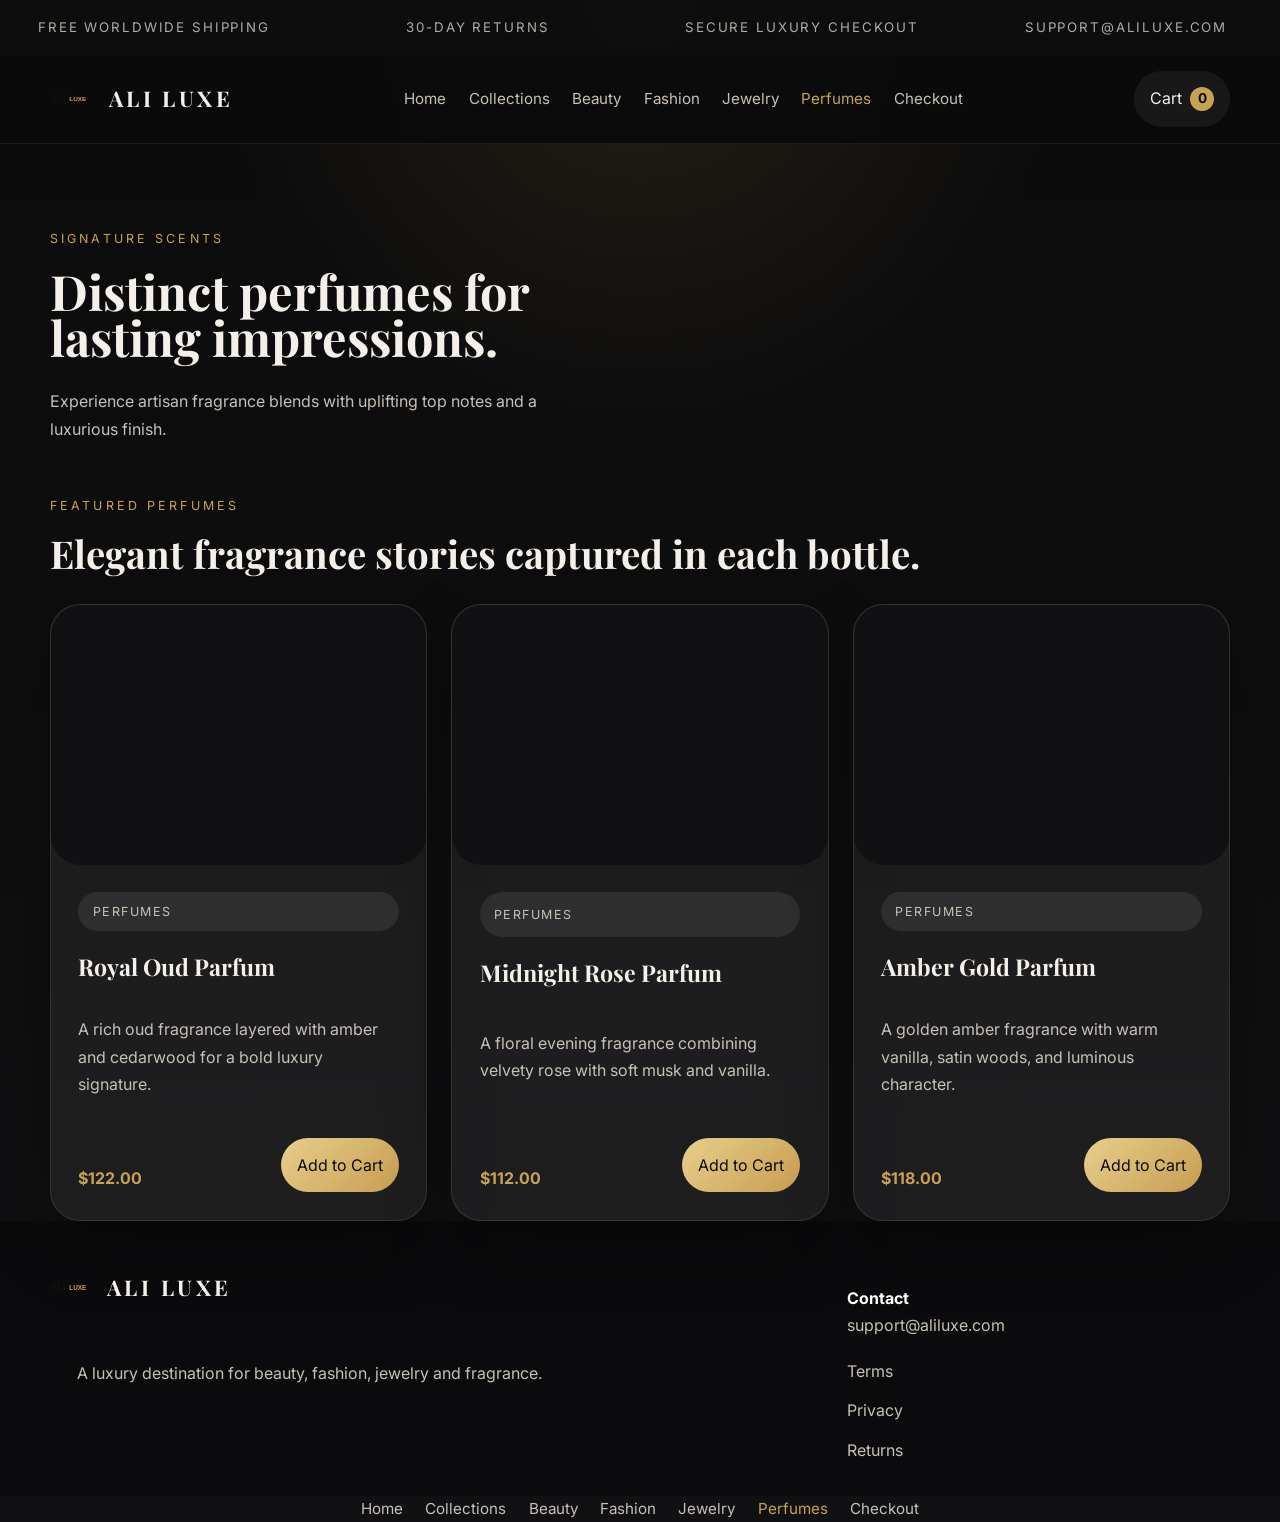
<file: perfumes.html>
<!DOCTYPE html>
<html lang="en">
  <head>
    <meta charset="UTF-8" />
    <meta name="viewport" content="width=device-width, initial-scale=1.0" />
    <title>Perfumes | ALI LUXE</title>
    <link rel="preconnect" href="https://fonts.googleapis.com" />
    <link rel="preconnect" href="https://fonts.gstatic.com" crossorigin />
    <link
      href="https://fonts.googleapis.com/css2?family=Inter:wght@400;500;600;700&family=Playfair+Display:wght@600;700;800&display=swap"
      rel="stylesheet"
    />
    <link rel="stylesheet" href="styles.css" />
  </head>
  <body data-page="perfumes">
    <div class="announcement-bar">
      <div class="announcement-item">Free Worldwide Shipping</div>
      <div class="announcement-item">30-Day Returns</div>
      <div class="announcement-item">Secure Luxury Checkout</div>
      <div class="announcement-item">support@aliluxe.com</div>
    </div>

    <header class="site-header">
      <div class="container header-inner">
        <a class="brand-logo" href="index.html">
          <img class="brand-icon" src="assets/logo.svg" alt="ALI LUXE logo" />
          <span>ALI LUXE</span>
        </a>
        <nav class="main-nav" aria-label="Primary navigation">
          <a href="index.html">Home</a>
          <a href="all-products.html">Collections</a>
          <a href="beauty.html">Beauty</a>
          <a href="fashion.html">Fashion</a>
          <a href="jewelry.html">Jewelry</a>
          <a href="perfumes.html">Perfumes</a>
          <a href="checkout.html">Checkout</a>
        </nav>
        <div class="header-actions">
          <button class="cart-toggle" id="cartToggle" aria-label="Open cart">
            Cart <span class="cart-count" id="cartCount">0</span>
          </button>
          <button class="menu-toggle" id="menuToggle" aria-label="Open menu">Menu</button>
        </div>
      </div>
    </header>

    <aside class="cart-panel" id="cartPanel" aria-label="Shopping cart panel">
      <div class="cart-panel-header">
        <div>
          <h2>Shopping Cart</h2>
          <p class="section-copy">Review your selection before checkout.</p>
        </div>
        <button class="cart-panel-close" id="cartClose" aria-label="Close cart">×</button>
      </div>
      <div class="cart-items" id="cartItems"></div>
      <div class="cart-panel-footer">
        <div class="cart-total">
          <span class="cart-total-label">Subtotal</span>
          <span class="cart-total-value" id="cartSubTotal">$0.00</span>
        </div>
        <a class="button button-primary" href="checkout.html">Proceed to Checkout</a>
      </div>
    </aside>

    <main>
      <section class="collection-hero" style="background-image:url('https://images.unsplash.com/photo-1492684223066-81342ee5ff30?auto=format&fit=crop&w=1600&q=80'); background-size: cover; background-position: center;">
        <div class="container collection-hero-inner">
          <div class="page-copy">
            <span class="eyebrow">Signature scents</span>
            <h1>Distinct perfumes for lasting impressions.</h1>
            <p>Experience artisan fragrance blends with uplifting top notes and a luxurious finish.</p>
          </div>
        </div>
      </section>

      <section class="container">
        <div class="section-heading">
          <span class="eyebrow">Featured perfumes</span>
          <h2>Elegant fragrance stories captured in each bottle.</h2>
        </div>
        <div class="product-grid" id="categoryProducts"></div>
      </section>
    </main>

    <footer class="footer">
      <div class="container footer-inner">
        <div>
          <a class="footer-logo" href="index.html">
            <img class="brand-icon" src="assets/logo.svg" alt="ALI LUXE logo" />
            <span>ALI LUXE</span>
          </a>
          <p class="footer-copy">A luxury destination for beauty, fashion, jewelry and fragrance.</p>
        </div>
        <div>
          <p class="footer-contact"><strong>Contact</strong><br />support@aliluxe.com</p>
          <ul class="footer-list">
            <li><a href="#">Terms</a></li>
            <li><a href="#">Privacy</a></li>
            <li><a href="#">Returns</a></li>
          </ul>
        </div>
      </div>
    </footer>

    <div class="mobile-menu" id="mobileMenu" aria-hidden="true">
      <div class="container">
        <button class="menu-toggle" id="mobileClose" aria-label="Close menu">Close</button>
        <nav class="main-nav">
          <a href="index.html">Home</a>
          <a href="all-products.html">Collections</a>
          <a href="beauty.html">Beauty</a>
          <a href="fashion.html">Fashion</a>
          <a href="jewelry.html">Jewelry</a>
          <a href="perfumes.html">Perfumes</a>
          <a href="checkout.html">Checkout</a>
        </nav>
      </div>
    </div>

    <script src="script.js"></script>
  </body>
</html>
</file>
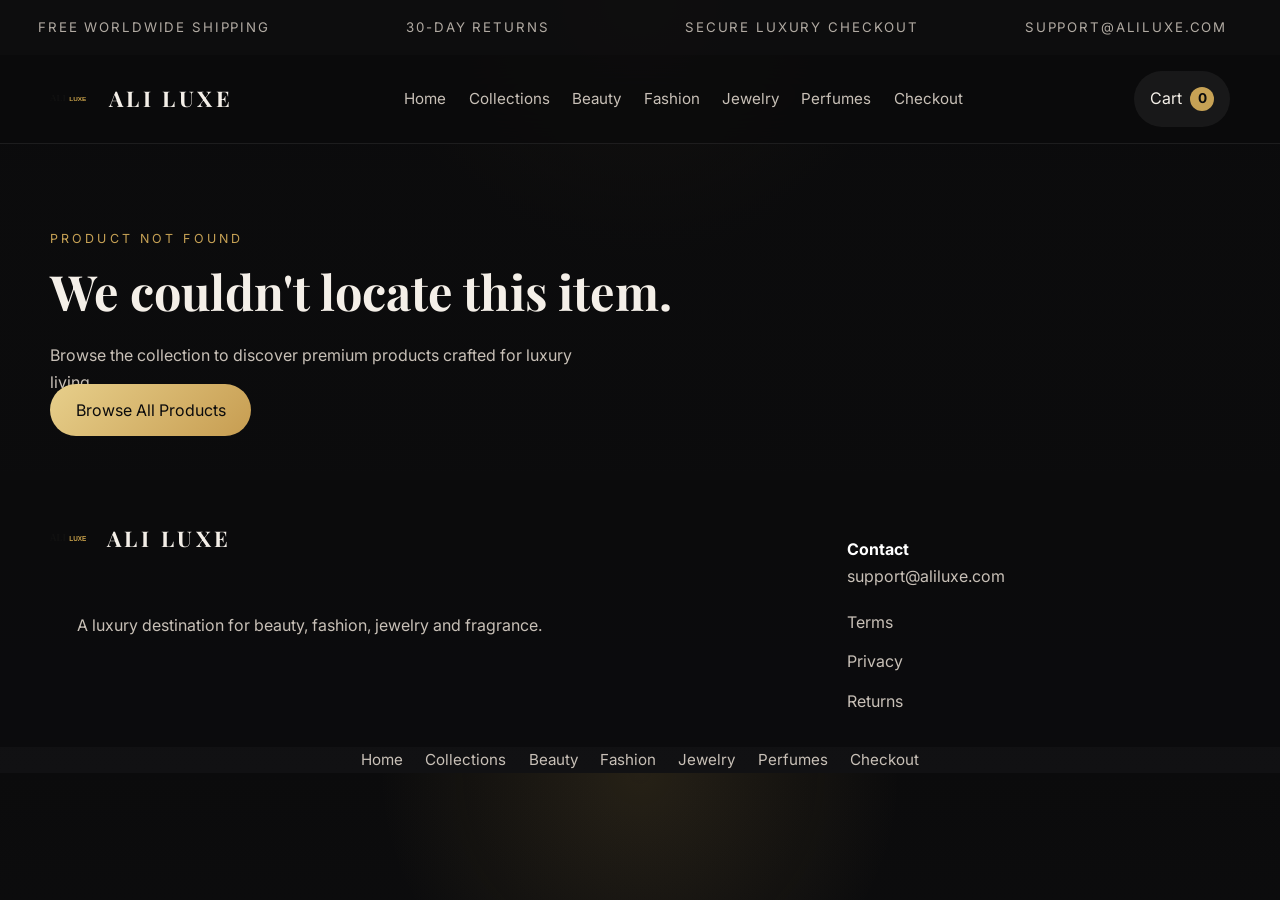
<file: product.html>
<!DOCTYPE html>
<html lang="en">
  <head>
    <meta charset="UTF-8" />
    <meta name="viewport" content="width=device-width, initial-scale=1.0" />
    <title>Product | ALI LUXE</title>
    <link rel="preconnect" href="https://fonts.googleapis.com" />
    <link rel="preconnect" href="https://fonts.gstatic.com" crossorigin />
    <link
      href="https://fonts.googleapis.com/css2?family=Inter:wght@400;500;600;700&family=Playfair+Display:wght@600;700;800&display=swap"
      rel="stylesheet"
    />
    <link rel="stylesheet" href="styles.css" />
  </head>
  <body data-page="product">
    <div class="announcement-bar">
      <div class="announcement-item">Free Worldwide Shipping</div>
      <div class="announcement-item">30-Day Returns</div>
      <div class="announcement-item">Secure Luxury Checkout</div>
      <div class="announcement-item">support@aliluxe.com</div>
    </div>

    <header class="site-header">
      <div class="container header-inner">
        <a class="brand-logo" href="index.html">
          <img class="brand-icon" src="assets/logo.svg" alt="ALI LUXE logo" />
          <span>ALI LUXE</span>
        </a>
        <nav class="main-nav" aria-label="Primary navigation">
          <a href="index.html">Home</a>
          <a href="all-products.html">Collections</a>
          <a href="beauty.html">Beauty</a>
          <a href="fashion.html">Fashion</a>
          <a href="jewelry.html">Jewelry</a>
          <a href="perfumes.html">Perfumes</a>
          <a href="checkout.html">Checkout</a>
        </nav>
        <div class="header-actions">
          <button class="cart-toggle" id="cartToggle" aria-label="Open cart">
            Cart <span class="cart-count" id="cartCount">0</span>
          </button>
          <button class="menu-toggle" id="menuToggle" aria-label="Open menu">Menu</button>
        </div>
      </div>
    </header>

    <aside class="cart-panel" id="cartPanel" aria-label="Shopping cart panel">
      <div class="cart-panel-header">
        <div>
          <h2>Shopping Cart</h2>
          <p class="section-copy">Review your selection before checkout.</p>
        </div>
        <button class="cart-panel-close" id="cartClose" aria-label="Close cart">×</button>
      </div>
      <div class="cart-items" id="cartItems"></div>
      <div class="cart-panel-footer">
        <div class="cart-total">
          <span class="cart-total-label">Subtotal</span>
          <span class="cart-total-value" id="cartSubTotal">$0.00</span>
        </div>
        <a class="button button-primary" href="checkout.html">Proceed to Checkout</a>
      </div>
    </aside>

    <main>
      <div id="productDetail"></div>
    </main>

    <footer class="footer">
      <div class="container footer-inner">
        <div>
          <a class="footer-logo" href="index.html">
            <img class="brand-icon" src="assets/logo.svg" alt="ALI LUXE logo" />
            <span>ALI LUXE</span>
          </a>
          <p class="footer-copy">A luxury destination for beauty, fashion, jewelry and fragrance.</p>
        </div>
        <div>
          <p class="footer-contact"><strong>Contact</strong><br />support@aliluxe.com</p>
          <ul class="footer-list">
            <li><a href="#">Terms</a></li>
            <li><a href="#">Privacy</a></li>
            <li><a href="#">Returns</a></li>
          </ul>
        </div>
      </div>
    </footer>

    <div class="mobile-menu" id="mobileMenu" aria-hidden="true">
      <div class="container">
        <button class="menu-toggle" id="mobileClose" aria-label="Close menu">Close</button>
        <nav class="main-nav">
          <a href="index.html">Home</a>
          <a href="all-products.html">Collections</a>
          <a href="beauty.html">Beauty</a>
          <a href="fashion.html">Fashion</a>
          <a href="jewelry.html">Jewelry</a>
          <a href="perfumes.html">Perfumes</a>
          <a href="checkout.html">Checkout</a>
        </nav>
      </div>
    </div>

    <script src="script.js"></script>
  </body>
</html>
</file>
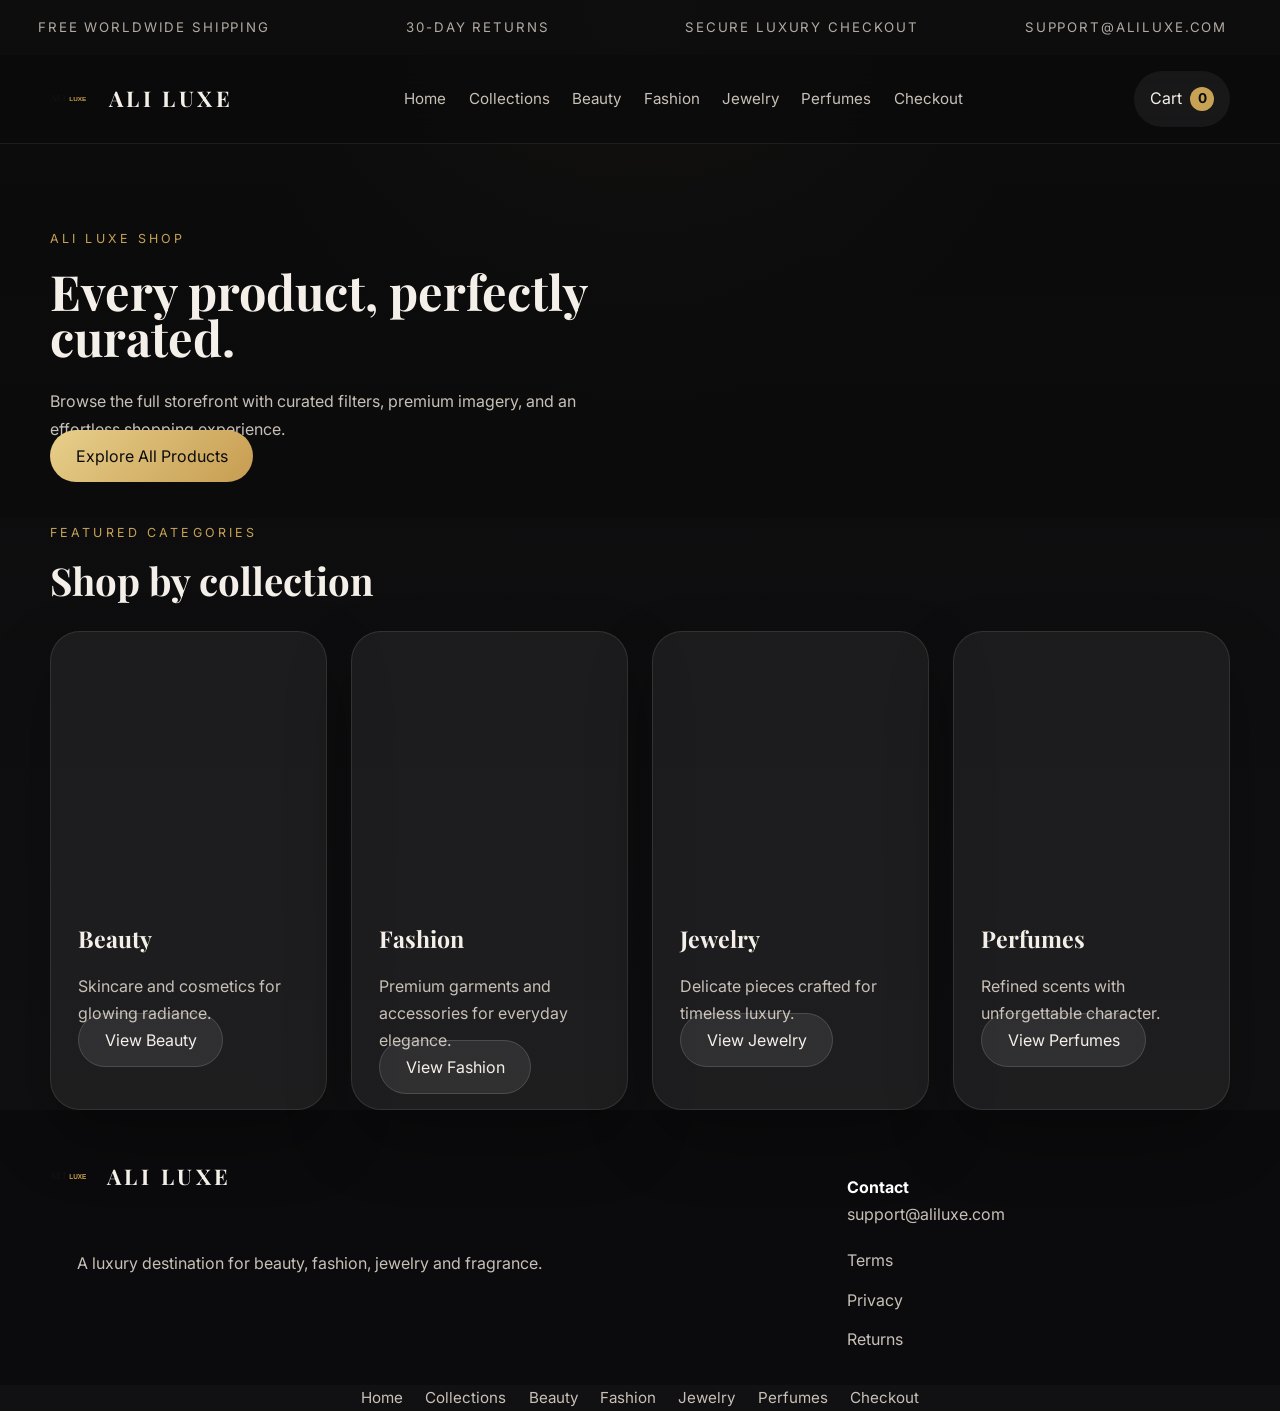
<file: shop.html>
<!DOCTYPE html>
<html lang="en">
  <head>
    <meta charset="UTF-8" />
    <meta name="viewport" content="width=device-width, initial-scale=1.0" />
    <title>Shop | ALI LUXE</title>
    <link rel="preconnect" href="https://fonts.googleapis.com" />
    <link rel="preconnect" href="https://fonts.gstatic.com" crossorigin />
    <link
      href="https://fonts.googleapis.com/css2?family=Inter:wght@400;500;600;700&family=Playfair+Display:wght@600;700;800&display=swap"
      rel="stylesheet"
    />
    <link rel="stylesheet" href="styles.css" />
  </head>
  <body data-page="shop">
    <div class="announcement-bar">
      <div class="announcement-item">Free Worldwide Shipping</div>
      <div class="announcement-item">30-Day Returns</div>
      <div class="announcement-item">Secure Luxury Checkout</div>
      <div class="announcement-item">support@aliluxe.com</div>
    </div>

    <header class="site-header">
      <div class="container header-inner">
        <a class="brand-logo" href="index.html">
          <img class="brand-icon" src="assets/logo.svg" alt="ALI LUXE logo" />
          <span>ALI LUXE</span>
        </a>
        <nav class="main-nav" aria-label="Primary navigation">
          <a href="index.html">Home</a>
          <a href="all-products.html">Collections</a>
          <a href="beauty.html">Beauty</a>
          <a href="fashion.html">Fashion</a>
          <a href="jewelry.html">Jewelry</a>
          <a href="perfumes.html">Perfumes</a>
          <a href="checkout.html">Checkout</a>
        </nav>
        <div class="header-actions">
          <button class="cart-toggle" id="cartToggle" aria-label="Open cart">
            Cart <span class="cart-count" id="cartCount">0</span>
          </button>
          <button class="menu-toggle" id="menuToggle" aria-label="Open menu">Menu</button>
        </div>
      </div>
    </header>

    <aside class="cart-panel" id="cartPanel" aria-label="Shopping cart panel">
      <div class="cart-panel-header">
        <div>
          <h2>Shopping Cart</h2>
          <p class="section-copy">Review your selection before checkout.</p>
        </div>
        <button class="cart-panel-close" id="cartClose" aria-label="Close cart">×</button>
      </div>
      <div class="cart-items" id="cartItems"></div>
      <div class="cart-panel-footer">
        <div class="cart-total">
          <span class="cart-total-label">Subtotal</span>
          <span class="cart-total-value" id="cartSubTotal">$0.00</span>
        </div>
        <a class="button button-primary" href="checkout.html">Proceed to Checkout</a>
      </div>
    </aside>

    <main>
      <section class="page-hero">
        <div class="container page-hero-inner">
          <div class="page-copy">
            <span class="eyebrow">ALI LUXE Shop</span>
            <h1>Every product, perfectly curated.</h1>
            <p>Browse the full storefront with curated filters, premium imagery, and an effortless shopping experience.</p>
            <a class="button button-primary" href="all-products.html">Explore All Products</a>
          </div>
        </div>
      </section>

      <section class="container">
        <div class="section-heading">
          <span class="eyebrow">Featured categories</span>
          <h2>Shop by collection</h2>
        </div>
        <div class="category-grid">
          <article class="category-card">
            <div class="category-image" style="background-image:url('https://images.unsplash.com/photo-1512418490979-92798cec0f6e?auto=format&fit=crop&w=1200&q=80')"></div>
            <div class="category-copy">
              <h3>Beauty</h3>
              <p>Skincare and cosmetics for glowing radiance.</p>
              <a class="button button-secondary" href="beauty.html">View Beauty</a>
            </div>
          </article>
          <article class="category-card">
            <div class="category-image" style="background-image:url('https://images.unsplash.com/photo-1503341455253-b2e723bb3dbb?auto=format&fit=crop&w=1200&q=80')"></div>
            <div class="category-copy">
              <h3>Fashion</h3>
              <p>Premium garments and accessories for everyday elegance.</p>
              <a class="button button-secondary" href="fashion.html">View Fashion</a>
            </div>
          </article>
          <article class="category-card">
            <div class="category-image" style="background-image:url('https://images.unsplash.com/photo-1483985988355-763728e1935b?auto=format&fit=crop&w=1200&q=80')"></div>
            <div class="category-copy">
              <h3>Jewelry</h3>
              <p>Delicate pieces crafted for timeless luxury.</p>
              <a class="button button-secondary" href="jewelry.html">View Jewelry</a>
            </div>
          </article>
          <article class="category-card">
            <div class="category-image" style="background-image:url('https://images.unsplash.com/photo-1517457373958-d6f2b0a1b7d0?auto=format&fit=crop&w=1200&q=80')"></div>
            <div class="category-copy">
              <h3>Perfumes</h3>
              <p>Refined scents with unforgettable character.</p>
              <a class="button button-secondary" href="perfumes.html">View Perfumes</a>
            </div>
          </article>
        </div>
      </section>
    </main>

    <footer class="footer">
      <div class="container footer-inner">
        <div>
          <a class="footer-logo" href="index.html">
            <img class="brand-icon" src="assets/logo.svg" alt="ALI LUXE logo" />
            <span>ALI LUXE</span>
          </a>
          <p class="footer-copy">A luxury destination for beauty, fashion, jewelry and fragrance.</p>
        </div>
        <div>
          <p class="footer-contact"><strong>Contact</strong><br />support@aliluxe.com</p>
          <ul class="footer-list">
            <li><a href="#">Terms</a></li>
            <li><a href="#">Privacy</a></li>
            <li><a href="#">Returns</a></li>
          </ul>
        </div>
      </div>
    </footer>

    <div class="mobile-menu" id="mobileMenu" aria-hidden="true">
      <div class="container">
        <button class="menu-toggle" id="mobileClose" aria-label="Close menu">Close</button>
        <nav class="main-nav">
          <a href="index.html">Home</a>
          <a href="all-products.html">Collections</a>
          <a href="beauty.html">Beauty</a>
          <a href="fashion.html">Fashion</a>
          <a href="jewelry.html">Jewelry</a>
          <a href="perfumes.html">Perfumes</a>
          <a href="checkout.html">Checkout</a>
        </nav>
      </div>
    </div>

    <script src="script.js"></script>
  </body>
</html>
</file>
<file: styles.css>
:root {
  color-scheme: light;
  --bg: #0b0b0c;
  --surface: rgba(255, 255, 255, 0.08);
  --surface-strong: rgba(255, 255, 255, 0.14);
  --text: #f4efe8;
  --muted: #c8c0b7;
  --gold: #c7a255;
  --gold-soft: rgba(199, 162, 85, 0.12);
  --border: rgba(255, 255, 255, 0.14);
  --shadow: 0 30px 65px rgba(0, 0, 0, 0.28);
  --radius: 30px;
  font-family: 'Inter', sans-serif;
}

* {
  box-sizing: border-box;
}

html {
  scroll-behavior: smooth;
}

body {
  margin: 0;
  min-height: 100%;
  background: radial-gradient(circle at top, rgba(199, 162, 85, 0.14), transparent 26%),
    linear-gradient(180deg, #0b0b0c 0%, #111113 100%);
  color: var(--text);
  line-height: 1.7;
}

img {
  max-width: 100%;
  display: block;
}

button,
a {
  font: inherit;
}

a {
  color: inherit;
  text-decoration: none;
}

.container {
  width: min(1180px, calc(100% - 2.5rem));
  margin: 0 auto;
}

.visually-hidden {
  position: absolute;
  width: 1px;
  height: 1px;
  margin: -1px;
  padding: 0;
  overflow: hidden;
  clip: rect(0, 0, 0, 0);
  border: 0;
}

.announcement-bar {
  display: grid;
  grid-template-columns: repeat(4, minmax(0, 1fr));
  gap: 1rem;
  padding: 1rem 0;
  background: rgba(13, 13, 14, 0.95);
  color: var(--muted);
  font-size: 0.83rem;
  letter-spacing: 0.14em;
  text-transform: uppercase;
}

.announcement-item {
  text-align: center;
  opacity: 0.88;
}

.site-header {
  position: sticky;
  top: 0;
  z-index: 50;
  background: rgba(11, 11, 12, 0.9);
  border-bottom: 1px solid rgba(255, 255, 255, 0.08);
  backdrop-filter: blur(18px);
}

.header-inner {
  display: flex;
  align-items: center;
  justify-content: space-between;
  gap: 1rem;
  padding: 1rem 0;
}

.brand-logo {
  display: inline-flex;
  align-items: center;
  gap: 0.85rem;
  font-family: 'Playfair Display', serif;
  font-size: 1.35rem;
  font-weight: 700;
  letter-spacing: 0.16em;
}

.brand-icon {
  width: 45px;
  height: auto;
}

.main-nav {
  display: flex;
  flex-wrap: wrap;
  align-items: center;
  justify-content: center;
  gap: 1.4rem;
  font-size: 0.95rem;
}

.main-nav a {
  color: var(--muted);
  transition: color 0.2s ease;
}

.main-nav a:hover,
.main-nav a.active {
  color: var(--gold);
}

.header-actions {
  display: flex;
  align-items: center;
  gap: 0.85rem;
}

.cart-toggle,
.menu-toggle,
.button,
.step-button,
.product-action {
  border: none;
  cursor: pointer;
  font: inherit;
}

.cart-toggle,
.menu-toggle {
  background: rgba(255, 255, 255, 0.06);
  color: var(--text);
  padding: 0.9rem 1rem;
  border-radius: 999px;
}

.cart-toggle:hover,
.menu-toggle:hover,
.button:hover,
.step-button:hover,
.product-action:hover {
  transform: translateY(-1px);
}

.cart-toggle {
  display: inline-flex;
  align-items: center;
  gap: 0.5rem;
}

.cart-count {
  display: inline-flex;
  align-items: center;
  justify-content: center;
  min-width: 24px;
  min-height: 24px;
  border-radius: 999px;
  background: var(--gold);
  color: #0b0b0c;
  font-size: 0.85rem;
  font-weight: 700;
}

.menu-toggle {
  display: none;
}

.hero-section,
.page-hero,
.collection-hero {
  position: relative;
  padding: 4rem 0 3rem;
}

.hero-inner,
.page-hero-inner,
.collection-hero-inner {
  display: grid;
  grid-template-columns: repeat(2, minmax(0, 1fr));
  gap: 2.5rem;
  align-items: center;
}

.hero-copy,
.page-copy {
  max-width: 660px;
}

.eyebrow {
  display: inline-flex;
  align-items: center;
  text-transform: uppercase;
  letter-spacing: 0.25em;
  color: var(--gold);
  font-size: 0.78rem;
  margin-bottom: 1.2rem;
}

.hero-copy h1,
.page-copy h1,
.section-heading h2,
.collection-hero h1 {
  margin: 0;
  font-family: 'Playfair Display', serif;
  font-size: clamp(2.8rem, 3.8vw, 4.8rem);
  line-height: 0.95;
}

.hero-copy p,
.page-copy p,
.section-copy,
.card-copy,
.product-copy p,
.footer-copy,
.checkout-copy {
  color: var(--muted);
  font-size: 1rem;
  margin: 1.75rem 0 0;
  max-width: 540px;
}

.hero-actions,
.category-actions,
.filter-row,
.checkout-steps {
  display: flex;
  flex-wrap: wrap;
  gap: 1rem;
  margin-top: 2rem;
}

.button,
.product-action,
.step-button {
  border-radius: 999px;
  padding: 1rem 1.6rem;
  transition: transform 0.2s ease, background 0.2s ease, color 0.2s ease;
}

.button-primary,
.product-action.primary,
.step-button.primary {
  color: #0b0b0c;
  background: linear-gradient(135deg, #e7cf8b 0%, #c79d51 100%);
}

.button-secondary,
.product-action.secondary,
.step-button.secondary {
  color: var(--text);
  background: rgba(255, 255, 255, 0.08);
  border: 1px solid rgba(255, 255, 255, 0.14);
}

.button-tertiary {
  color: var(--gold);
  background: transparent;
  border: 1px solid rgba(199, 162, 85, 0.35);
}

.hero-media,
.collection-banner,
.product-card .product-image,
.product-detail-image,
.category-card .category-image,
.cart-item-image {
  border-radius: var(--radius);
  overflow: hidden;
  background-size: cover;
  background-position: center;
}

.hero-media {
  min-height: 580px;
  background-image: linear-gradient(180deg, rgba(11, 11, 12, 0.1), rgba(11, 11, 12, 0.55)),
    url('https://images.unsplash.com/photo-1522335789203-aabd1fc54bc9?auto=format&fit=crop&w=1400&q=80');
  background-size: cover;
  background-position: center;
  display: grid;
  place-items: center;
}

.hero-media::before {
  content: '';
  position: absolute;
  inset: 0;
  background: radial-gradient(circle at top, rgba(199, 162, 85, 0.18), transparent 30%);
}

.hero-media .hero-frame {
  position: relative;
  z-index: 1;
  min-height: 420px;
  background: rgba(255, 255, 255, 0.08);
  border: 1px solid rgba(255, 255, 255, 0.12);
}

.page-hero,
.collection-hero {
  padding: 5rem 0 3rem;
}

.page-hero {
  background: linear-gradient(180deg, rgba(11, 11, 12, 0.72) 0%, rgba(11, 11, 12, 0.95) 100%);
}

.page-hero-inner,
.collection-hero-inner {
  align-items: center;
}

.section-heading {
  margin: 0 0 2rem;
}

.section-heading h2 {
  font-size: clamp(2.2rem, 3vw, 3.2rem);
}

.section-subtitle,
.section-copy {
  margin-top: 0.85rem;
  color: var(--muted);
}

.category-grid,
.product-grid,
.special-grid,
.benefit-grid,
.cart-list {
  display: grid;
  gap: 1.5rem;
}

.category-grid {
  grid-template-columns: repeat(4, minmax(0, 1fr));
}

.product-grid {
  grid-template-columns: repeat(3, minmax(0, 1fr));
}

.special-grid {
  grid-template-columns: repeat(2, minmax(0, 1fr));
}

.benefit-grid,
.cart-list {
  grid-template-columns: repeat(2, minmax(0, 1fr));
}

.category-card,
.product-card,
.checkout-card,
.product-detail-panel,
.feature-card,
.collection-banner {
  background: rgba(255, 255, 255, 0.06);
  border: 1px solid rgba(255, 255, 255, 0.1);
  box-shadow: var(--shadow);
  border-radius: var(--radius);
  overflow: hidden;
}

.category-card {
  display: grid;
  grid-template-rows: 260px auto;
}

.category-image,
.product-image,
.cart-item-image,
.collection-banner {
  min-height: 260px;
}

.category-copy,
.product-copy,
.card-body,
.checkout-card-body,
.product-detail-copy,
.footer-copy {
  padding: 1.7rem;
}

.category-card h3,
.product-card h3,
.feature-card h3,
.product-detail-copy h2,
.cart-item-title,
.checkout-card h3 {
  margin: 0 0 0.9rem;
  font-family: 'Playfair Display', serif;
  font-size: 1.45rem;
}

.product-card p,
.category-copy p,
.product-detail-copy p,
.checkout-card p,
.cart-item-meta {
  color: var(--muted);
  margin: 0;
}

.product-meta,
.product-detail-meta,
.checkout-summary,
.cart-total,
.form-row {
  display: flex;
  flex-wrap: wrap;
  gap: 1rem;
  align-items: center;
}

.product-meta {
  justify-content: space-between;
  align-items: flex-end;
  margin-top: 1.5rem;
}

.product-price,
.summary-price,
.cart-item-price,
.checkout-total {
  color: var(--gold);
  font-weight: 700;
}

.product-action {
  padding: 0.85rem 1rem;
  border-radius: 999px;
}

.product-card {
  display: grid;
  grid-template-rows: 260px auto;
}

.product-card .product-image {
  background-color: #111113;
}

.product-card .product-image::after {
  content: '';
  display: block;
  width: 100%;
  height: 100%;
}

.product-card .product-copy {
  display: grid;
  gap: 1rem;
}

.category-label,
.product-category,
.section-pill {
  display: inline-flex;
  align-items: center;
  gap: 0.4rem;
  padding: 0.55rem 0.9rem;
  border-radius: 999px;
  background: rgba(255, 255, 255, 0.08);
  color: var(--muted);
  text-transform: uppercase;
  letter-spacing: 0.12em;
  font-size: 0.78rem;
}

.collection-banner {
  min-height: 360px;
}

.collection-banner .banner-copy {
  display: grid;
  gap: 1.2rem;
  padding: 2.2rem;
}

.collection-banner h2 {
  color: #ffffff;
}

.collection-banner p {
  color: rgba(255, 255, 255, 0.84);
}

.feature-card {
  padding: 2rem;
  display: grid;
  gap: 1rem;
}

.feature-card h3 {
  font-size: 1.8rem;
}

.feature-card p {
  color: var(--muted);
}

.benefit-card {
  display: grid;
  gap: 1rem;
  padding: 2rem;
  background: rgba(255, 255, 255, 0.05);
}

.benefit-card strong {
  display: block;
  color: #ffffff;
  font-size: 1.1rem;
  margin-bottom: 0.75rem;
}

.filter-panel {
  display: grid;
  grid-template-columns: repeat(4, minmax(0, 1fr));
  gap: 1rem;
  align-items: center;
  margin-bottom: 2rem;
}

.filter-panel input,
.filter-panel select,
.select-field,
.form-field,
.custom-select,
.checkout-input,
.checkout-select {
  width: 100%;
  border: 1px solid rgba(255, 255, 255, 0.12);
  background: rgba(255, 255, 255, 0.05);
  color: var(--text);
  border-radius: 16px;
  padding: 1rem 1.2rem;
}

.filter-panel label,
.form-label {
  display: block;
  margin-bottom: 0.55rem;
  color: var(--muted);
  font-size: 0.9rem;
}

.filter-panel input::placeholder,
.checkout-input::placeholder {
  color: rgba(255, 255, 255, 0.45);
}

.cart-panel {
  position: fixed;
  top: 0;
  right: -100%;
  width: min(420px, 100%);
  height: 100vh;
  background: rgba(11, 11, 12, 0.96);
  backdrop-filter: blur(20px);
  border-left: 1px solid rgba(255, 255, 255, 0.08);
  z-index: 60;
  display: grid;
  grid-template-rows: auto 1fr auto;
  transition: right 0.32s ease;
  padding: 1.5rem;
}

.cart-panel.open {
  right: 0;
}

.cart-panel-header,
.cart-panel-footer {
  display: flex;
  align-items: center;
  justify-content: space-between;
  gap: 1rem;
}

.cart-panel-header h2 {
  margin: 0;
  font-size: 1.3rem;
}

.cart-panel-close {
  color: var(--muted);
  background: transparent;
  font-size: 1.4rem;
}

.cart-items {
  margin-top: 1.5rem;
  display: grid;
  gap: 1rem;
  overflow-y: auto;
  padding-right: 0.25rem;
}

.cart-item {
  display: grid;
  grid-template-columns: 90px 1fr;
  gap: 1rem;
  align-items: start;
  padding: 1rem;
  background: rgba(255, 255, 255, 0.05);
  border-radius: 24px;
}

.cart-item-image {
  min-height: 90px;
  background-size: cover;
  background-position: center;
}

.cart-item-body {
  display: grid;
  gap: 0.75rem;
}

.cart-item-title {
  margin: 0;
  font-size: 1rem;
}

.cart-item-meta,
.cart-item-quantity {
  display: flex;
  align-items: center;
  justify-content: space-between;
  gap: 0.5rem;
  color: var(--muted);
  font-size: 0.95rem;
}

.quantity-controls {
  display: inline-flex;
  gap: 0.35rem;
}

.quantity-button {
  min-width: 32px;
  min-height: 32px;
  border-radius: 999px;
  border: 1px solid rgba(255, 255, 255, 0.12);
  background: transparent;
  color: var(--text);
}

.cart-panel-footer {
  margin-top: 1.5rem;
  flex-direction: column;
  align-items: stretch;
}

.cart-total-label,
.cart-total-value {
  font-size: 1rem;
}

.cart-total-value {
  font-weight: 700;
  color: var(--gold);
}

.cart-empty {
  padding: 2rem 0;
  color: var(--muted);
  text-align: center;
}

.checkout-page {
  padding: 4rem 0 5rem;
}

.checkout-layout {
  display: grid;
  grid-template-columns: 1.5fr 1fr;
  gap: 2rem;
}

.checkout-panel,
.checkout-summary {
  background: rgba(255, 255, 255, 0.06);
  border: 1px solid rgba(255, 255, 255, 0.12);
  border-radius: var(--radius);
  padding: 2rem;
}

.checkout-panel h2,
.checkout-summary h2 {
  margin-top: 0;
}

.checkout-steps {
  display: flex;
  flex-direction: column;
  gap: 1rem;
}

.checkout-step {
  display: grid;
  gap: 1.25rem;
  padding: 1.5rem;
  border-radius: 24px;
  background: rgba(255, 255, 255, 0.05);
}

.checkout-step.active {
  border: 1px solid rgba(199, 162, 85, 0.55);
}

.step-controls {
  display: flex;
  justify-content: space-between;
  gap: 1rem;
  flex-wrap: wrap;
}

.checkout-input,
.checkout-select {
  width: 100%;
}

.form-grid {
  display: grid;
  gap: 1rem;
  grid-template-columns: repeat(2, minmax(0, 1fr));
}

.form-grid.full {
  grid-template-columns: 1fr;
}

.checkout-summary .cart-summary-item {
  display: flex;
  justify-content: space-between;
  gap: 1rem;
  margin-bottom: 1rem;
}

.checkout-summary .summary-total {
  display: flex;
  justify-content: space-between;
  margin-top: 1.5rem;
  padding-top: 1.2rem;
  border-top: 1px solid rgba(255, 255, 255, 0.08);
}

.checkout-summary strong {
  color: #ffffff;
}

.footer {
  padding: 3rem 0 2rem;
  background: rgba(11, 11, 12, 0.8);
}

.footer-inner {
  display: grid;
  grid-template-columns: 2fr 1fr;
  gap: 2rem;
}

.footer-logo {
  display: inline-flex;
  align-items: center;
  gap: 0.75rem;
  font-family: 'Playfair Display', serif;
  font-size: 1.35rem;
  font-weight: 700;
  letter-spacing: 0.16em;
}

.footer-copy,
.footer-list,
.footer-contact {
  color: var(--muted);
}

.footer-list {
  list-style: none;
  padding: 0;
  margin: 1.2rem 0 0;
  display: grid;
  gap: 0.75rem;
}

.footer-list a {
  color: var(--muted);
}

.footer-contact strong {
  color: #ffffff;
}

@media (max-width: 980px) {
  .hero-inner,
  .page-hero-inner,
  .collection-hero-inner,
  .checkout-layout,
  .category-grid,
  .product-grid,
  .special-grid,
  .benefit-grid,
  .footer-inner {
    grid-template-columns: 1fr;
  }

  .filter-panel {
    grid-template-columns: 1fr;
  }

  .hero-section,
  .page-hero,
  .collection-hero {
    padding-top: 3rem;
  }
}

@media (max-width: 720px) {
  .announcement-bar {
    grid-template-columns: 1fr 1fr;
  }

  .main-nav {
    display: none;
  }

  .menu-toggle {
    display: inline-flex;
  }

  .cart-toggle {
    padding: 0.8rem 1rem;
  }

  .product-grid,
  .category-grid,
  .cart-list,
  .special-grid,
  .benefit-grid {
    grid-template-columns: 1fr;
  }

  .form-grid {
    grid-template-columns: 1fr;
  }

  .mobile-menu {
    position: fixed;
    inset: 0;
    background: rgba(11, 11, 12, 0.96);
    z-index: 70;
    transform: translateY(-100%);
    transition: transform 0.28s ease;
    overflow-y: auto;
    padding: 2rem 1.5rem;
  }

  .mobile-menu.open {
    transform: translateY(0);
  }

  .mobile-menu .main-nav {
    display: grid;
    gap: 1rem;
    padding-top: 1.5rem;
  }

  .mobile-menu .main-nav a {
    color: var(--text);
    font-size: 1.1rem;
  }

  .mobile-menu .menu-toggle {
    display: inline-flex;
    background: rgba(255, 255, 255, 0.08);
  }
}
</file>
